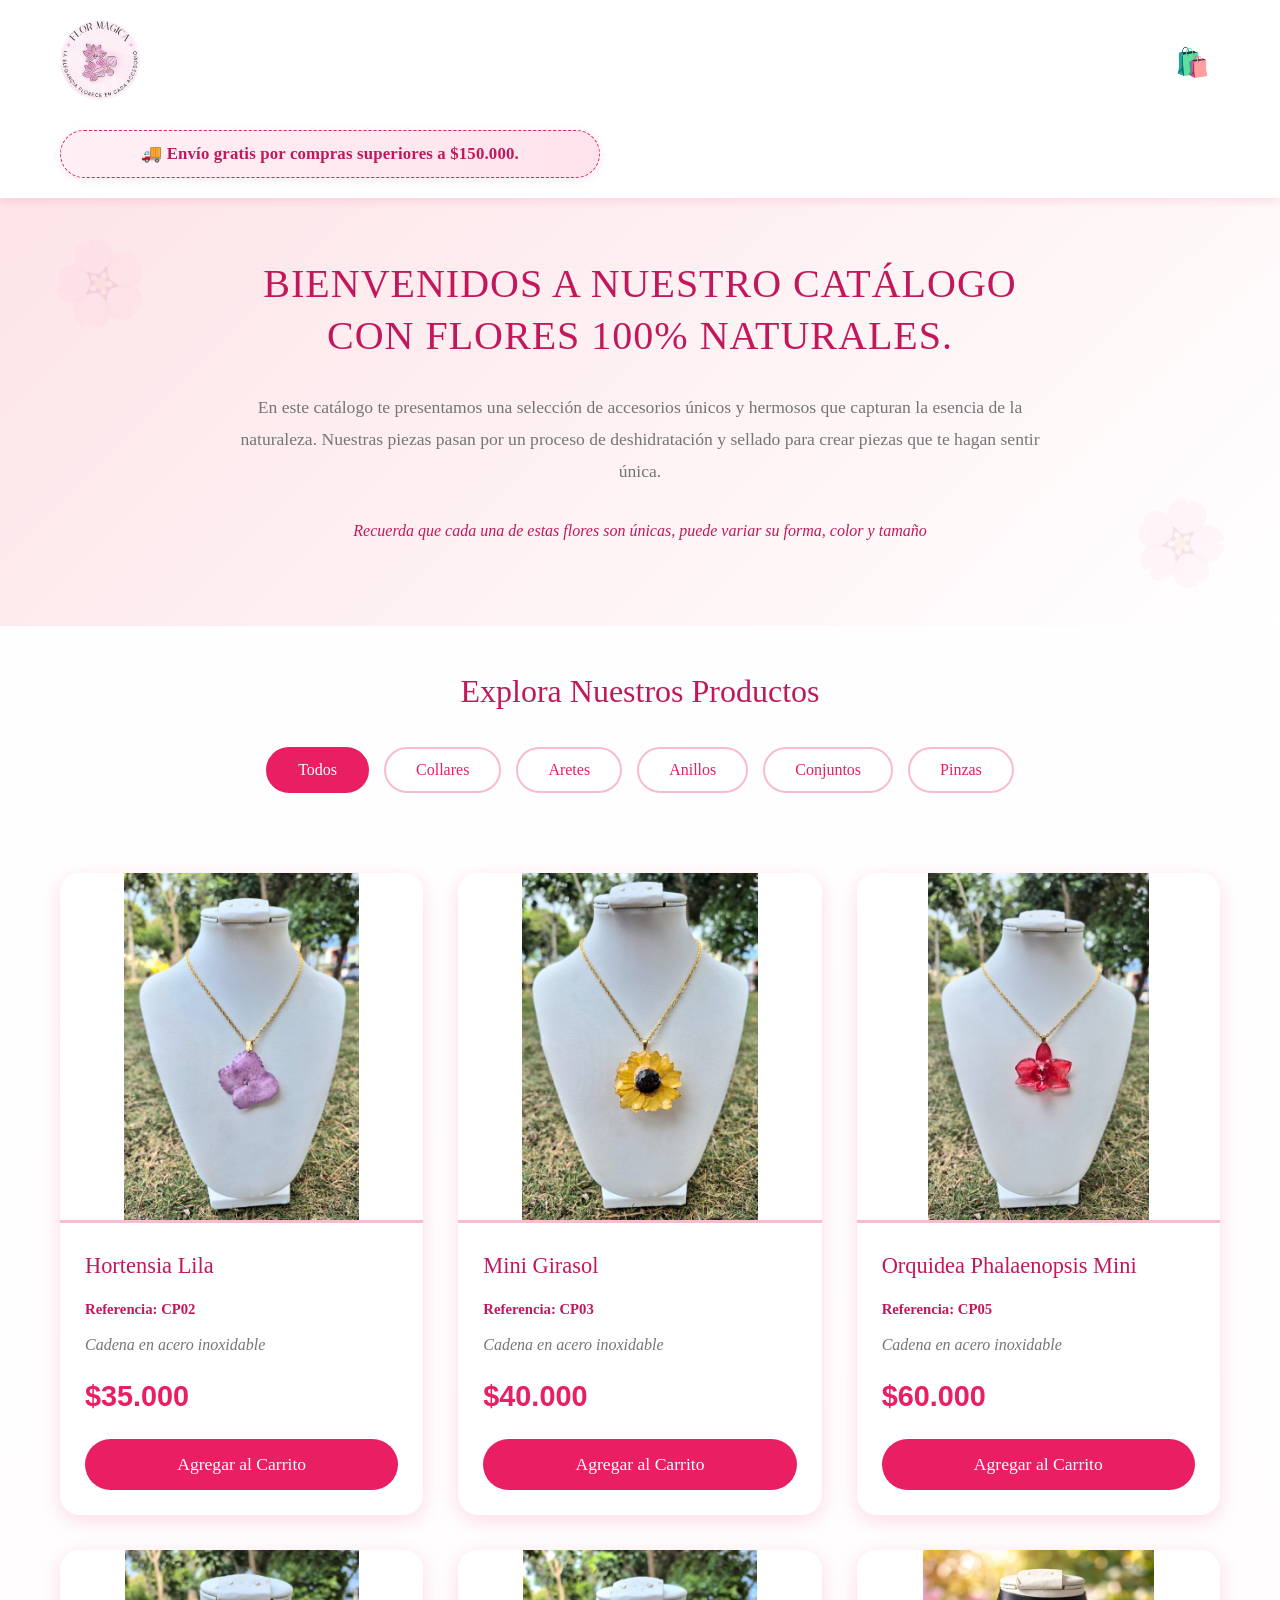
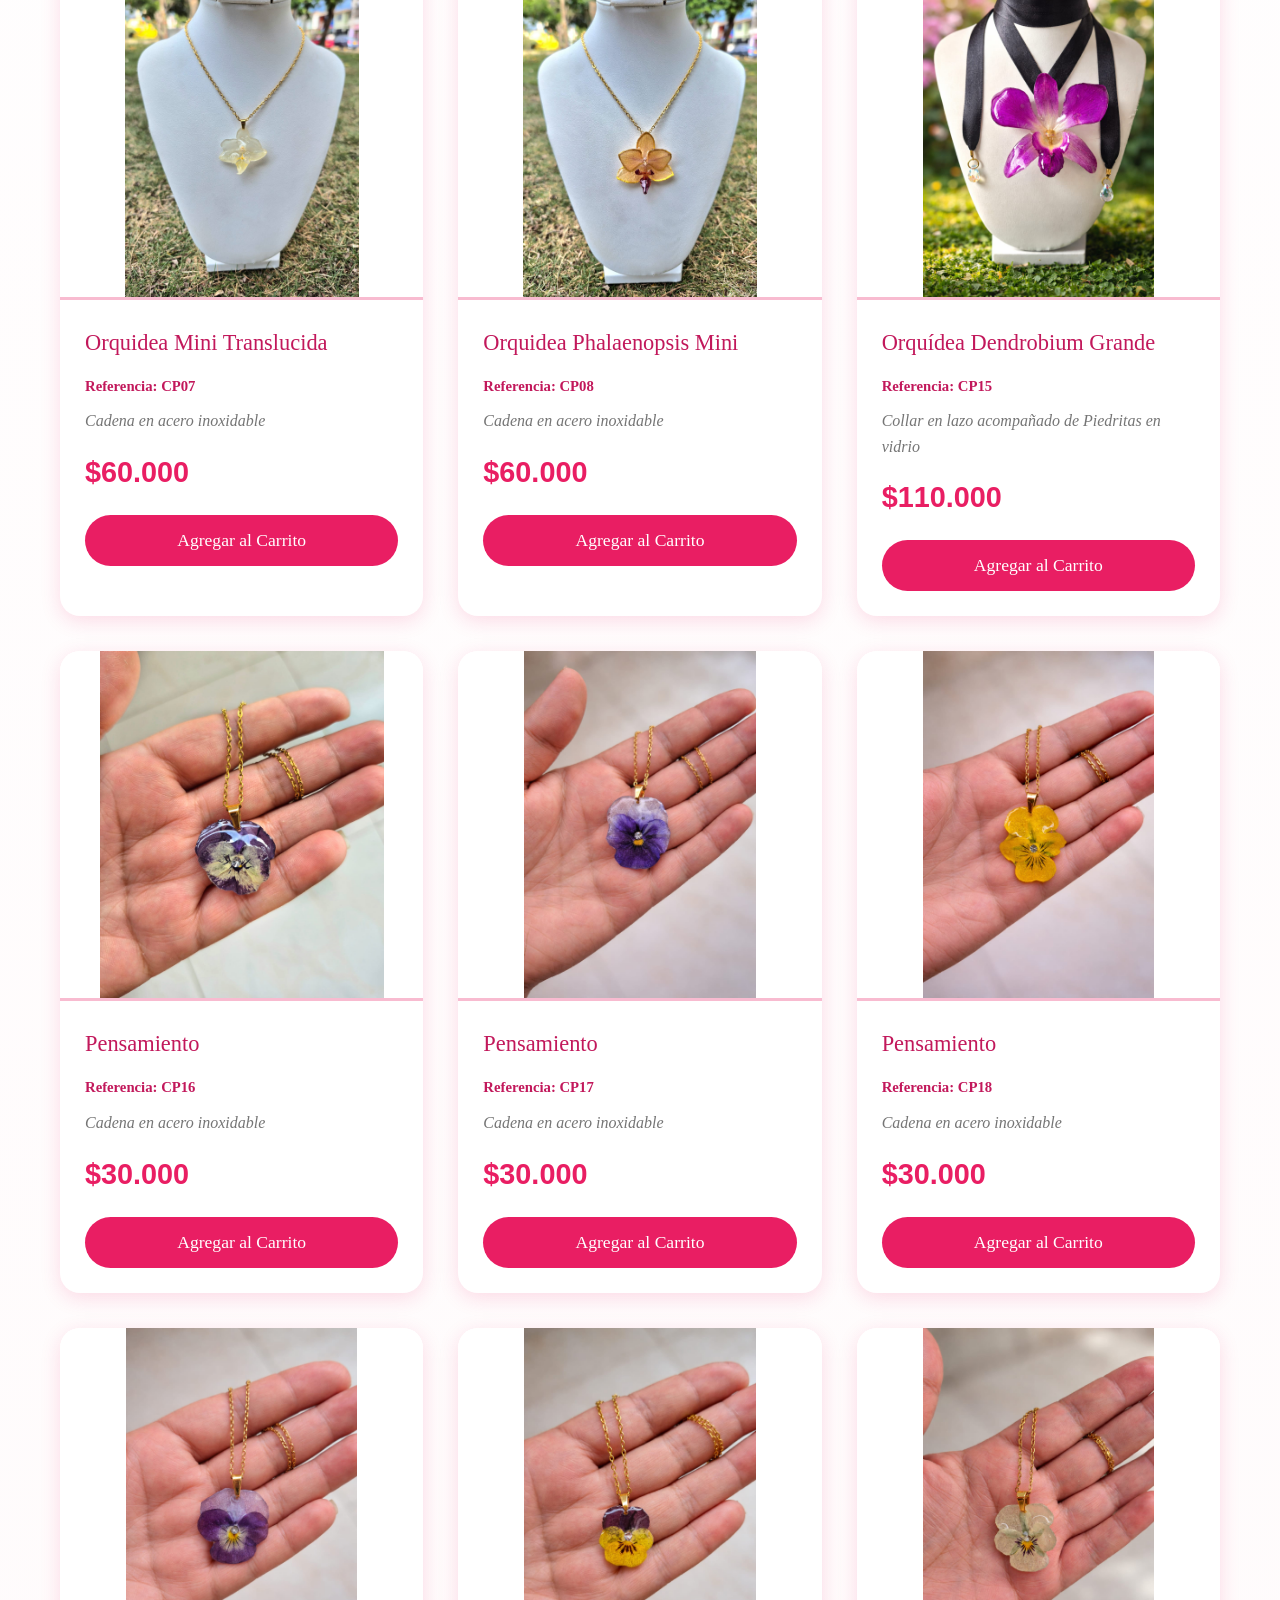
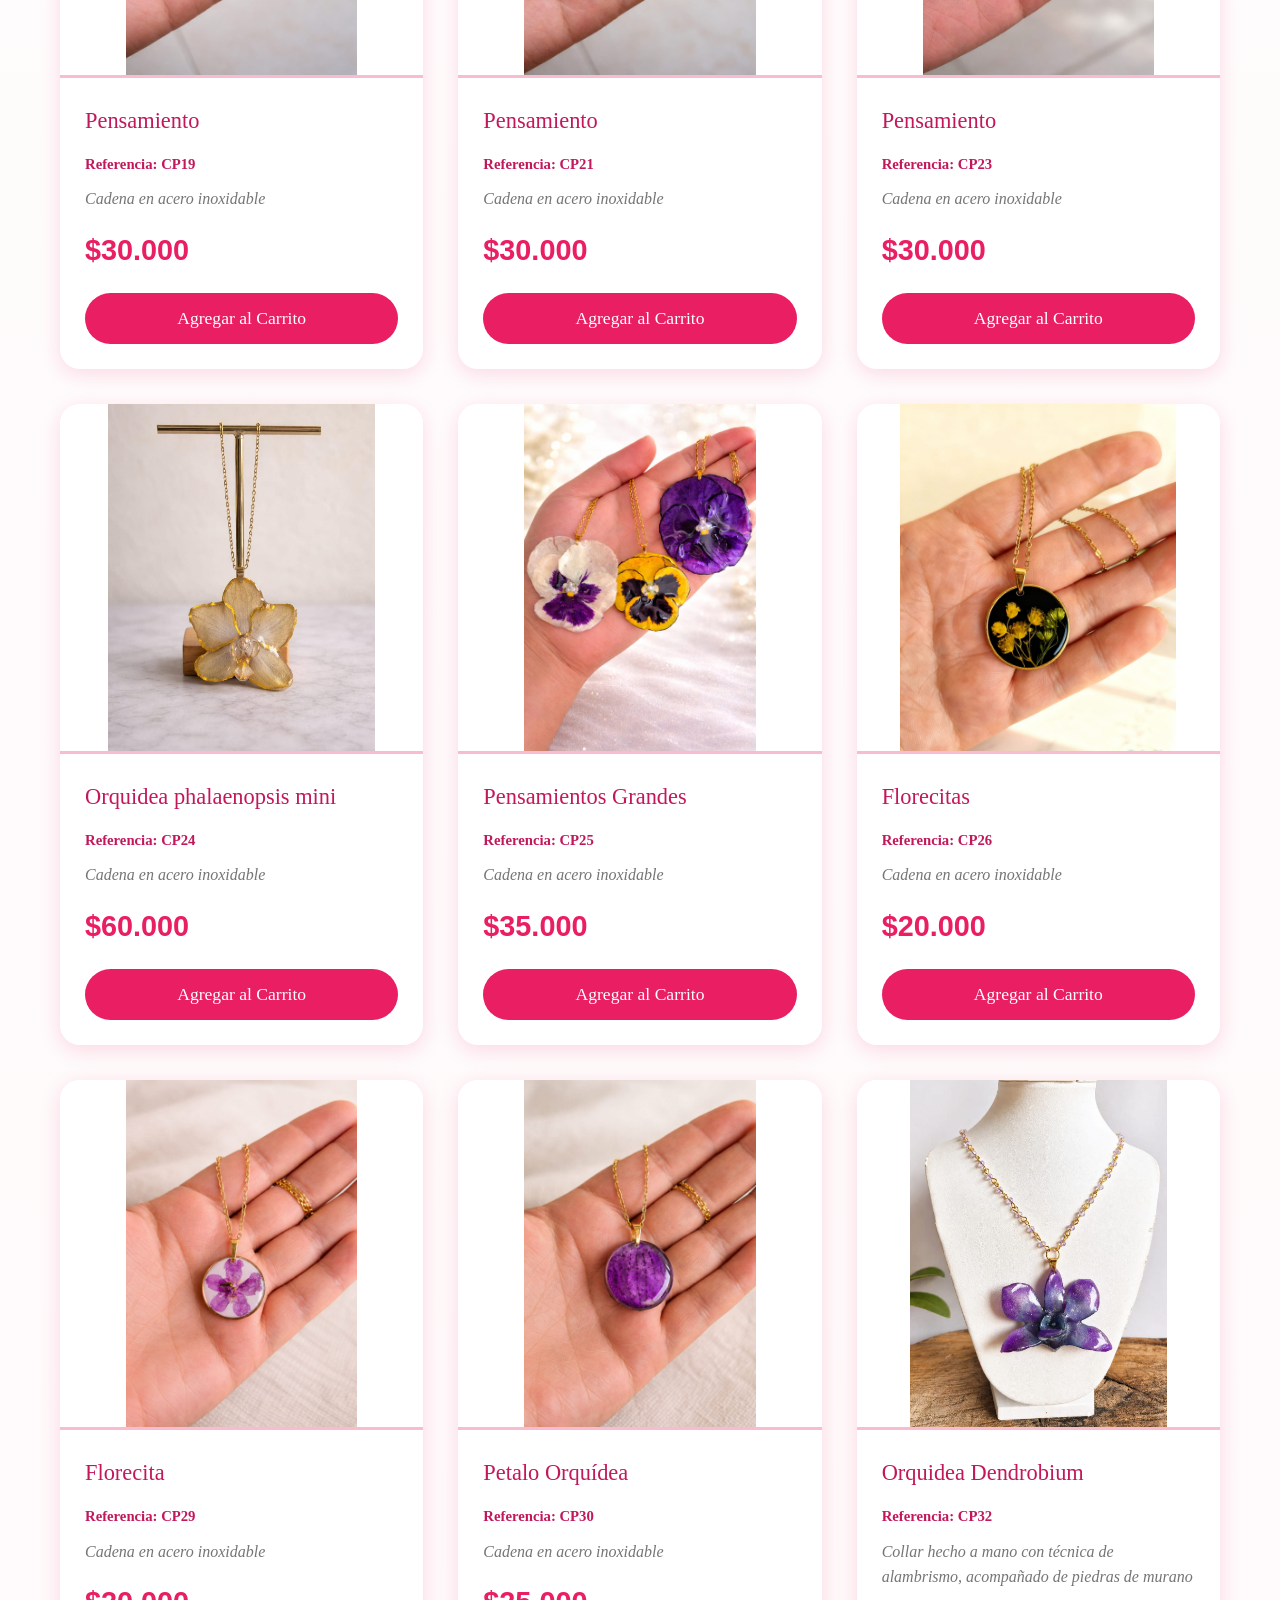
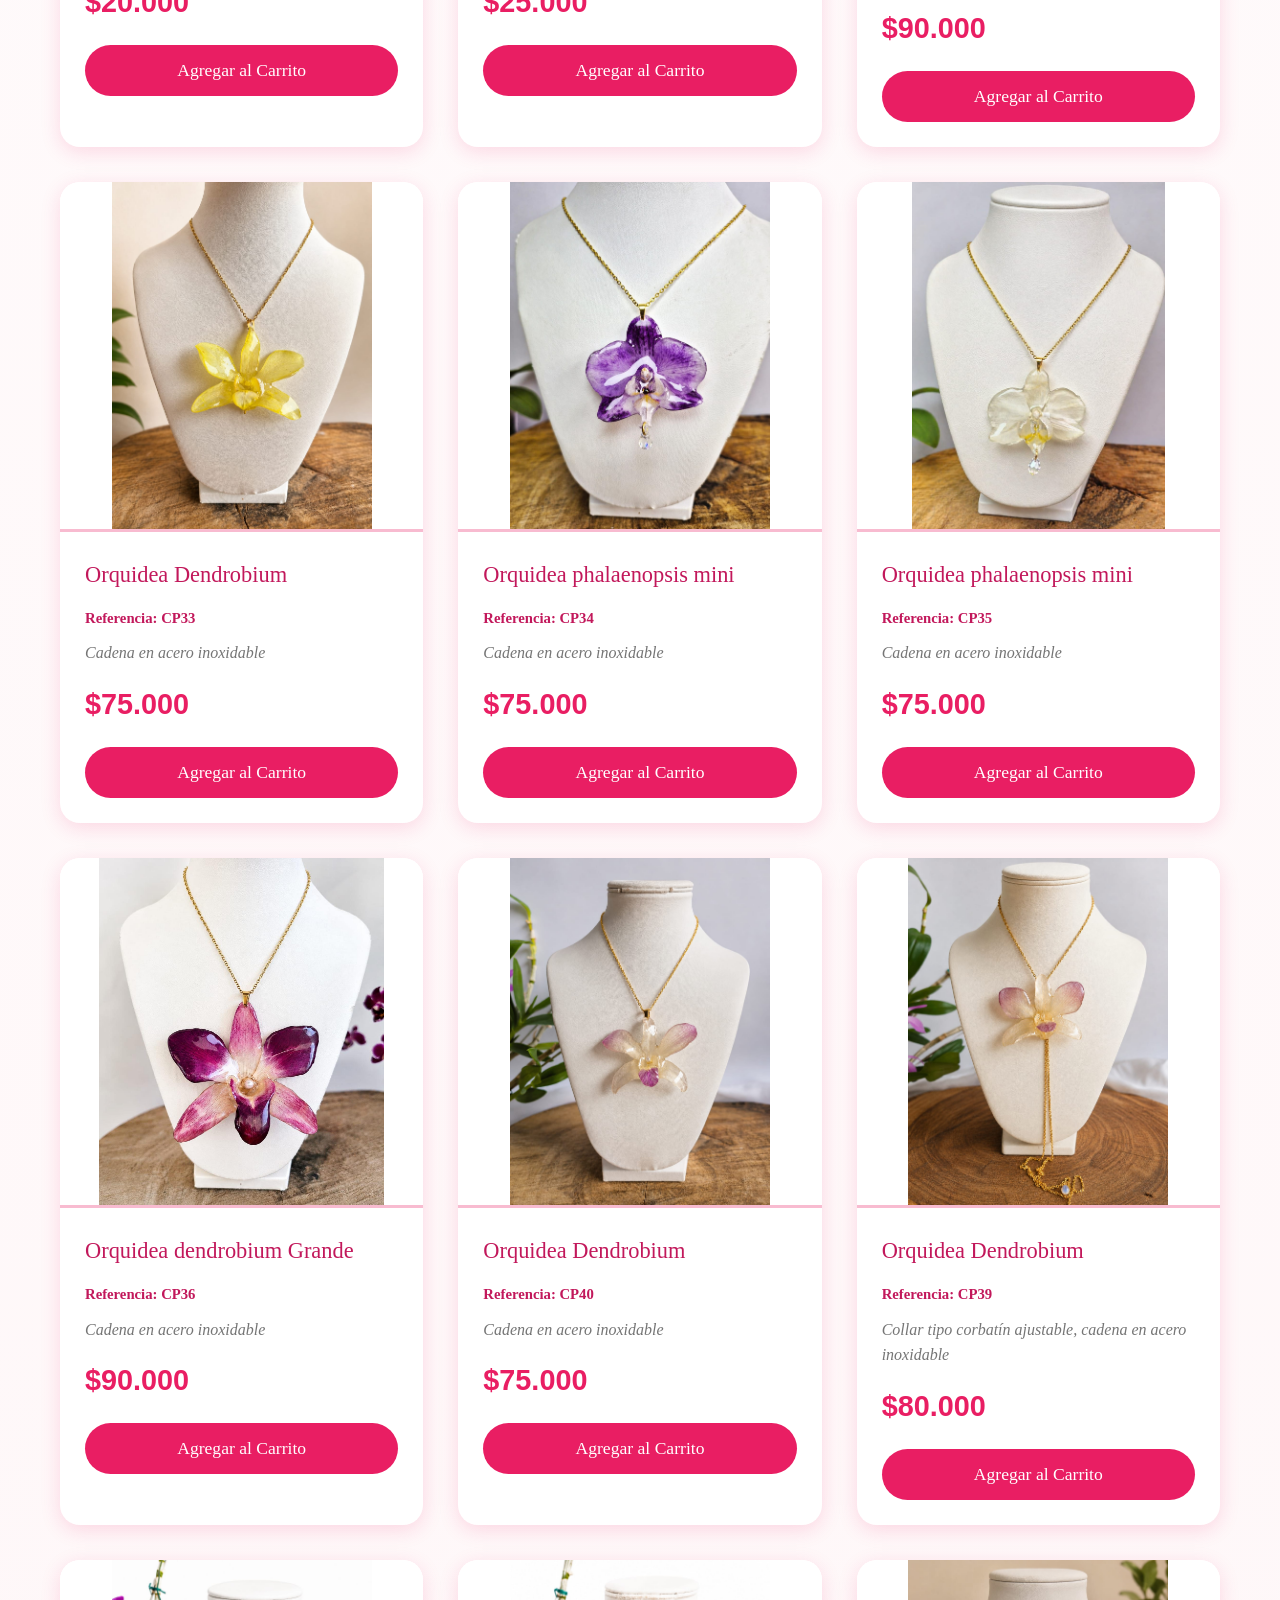
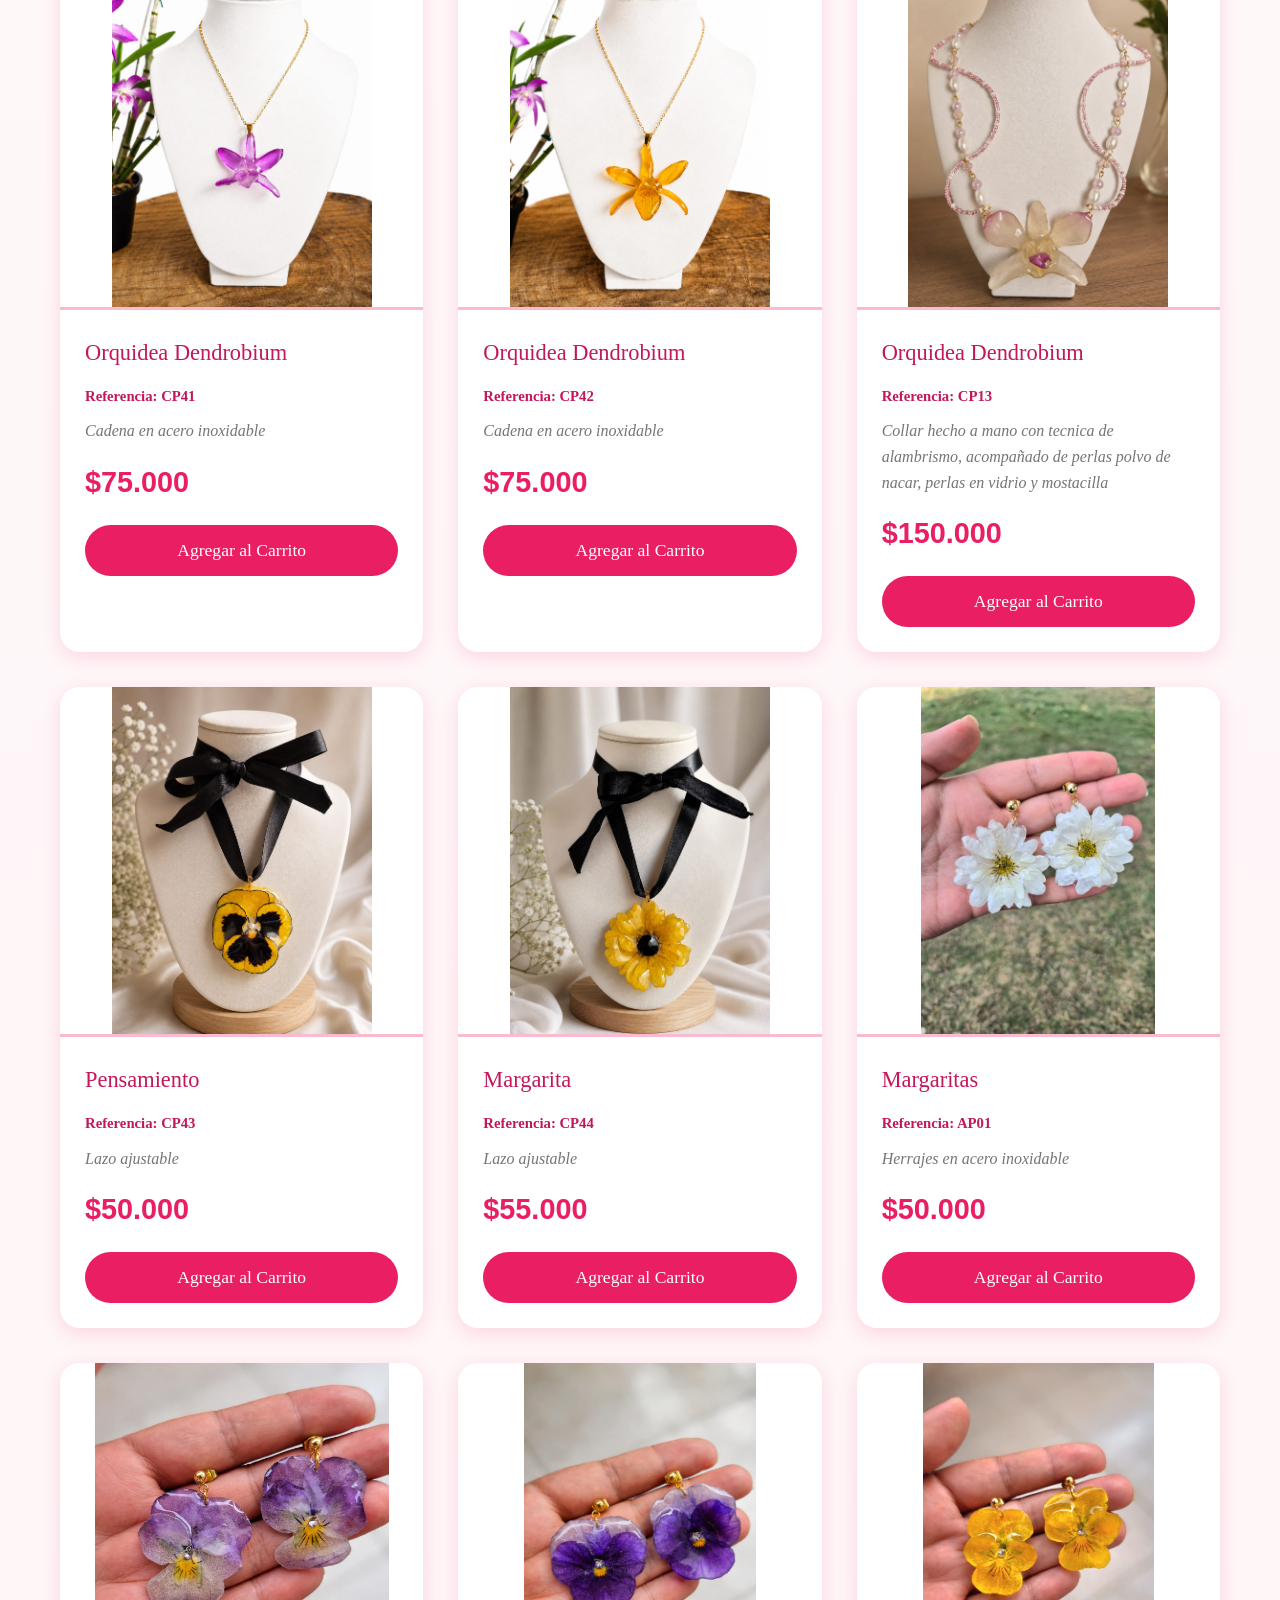
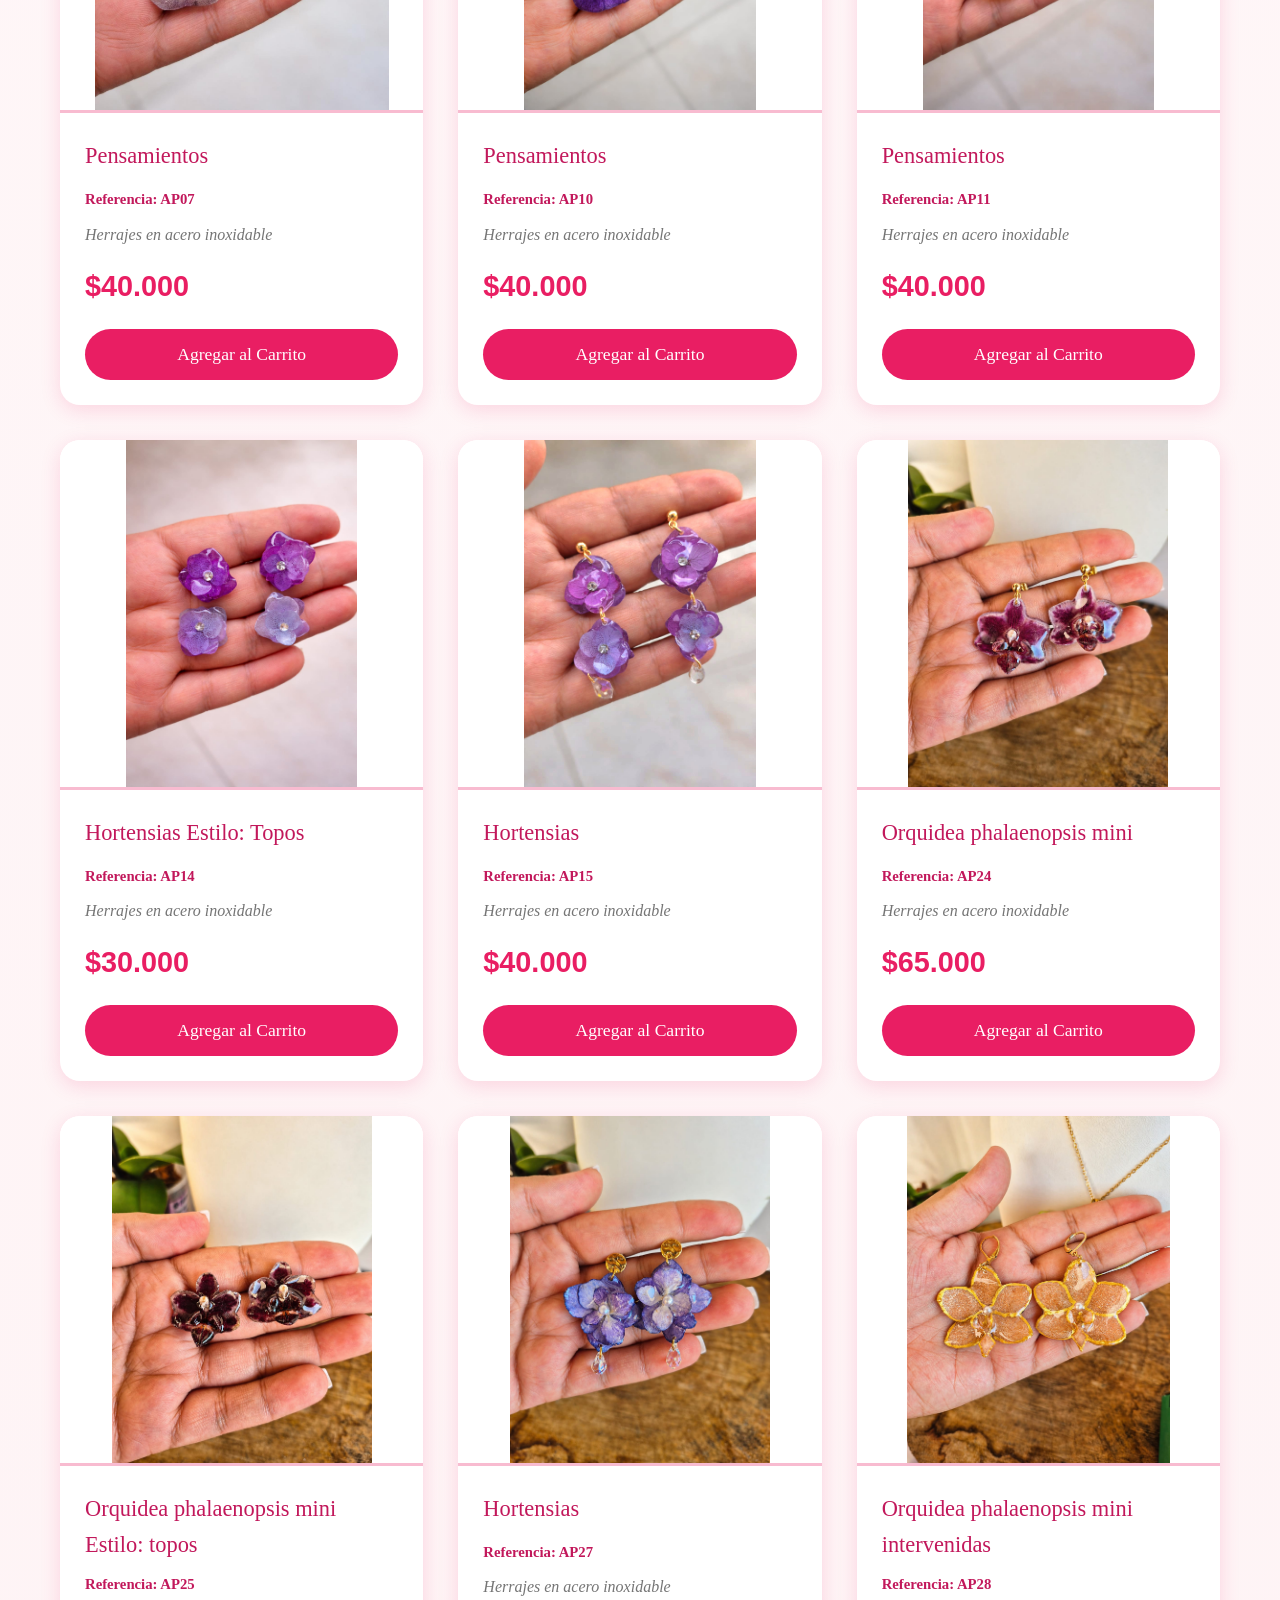
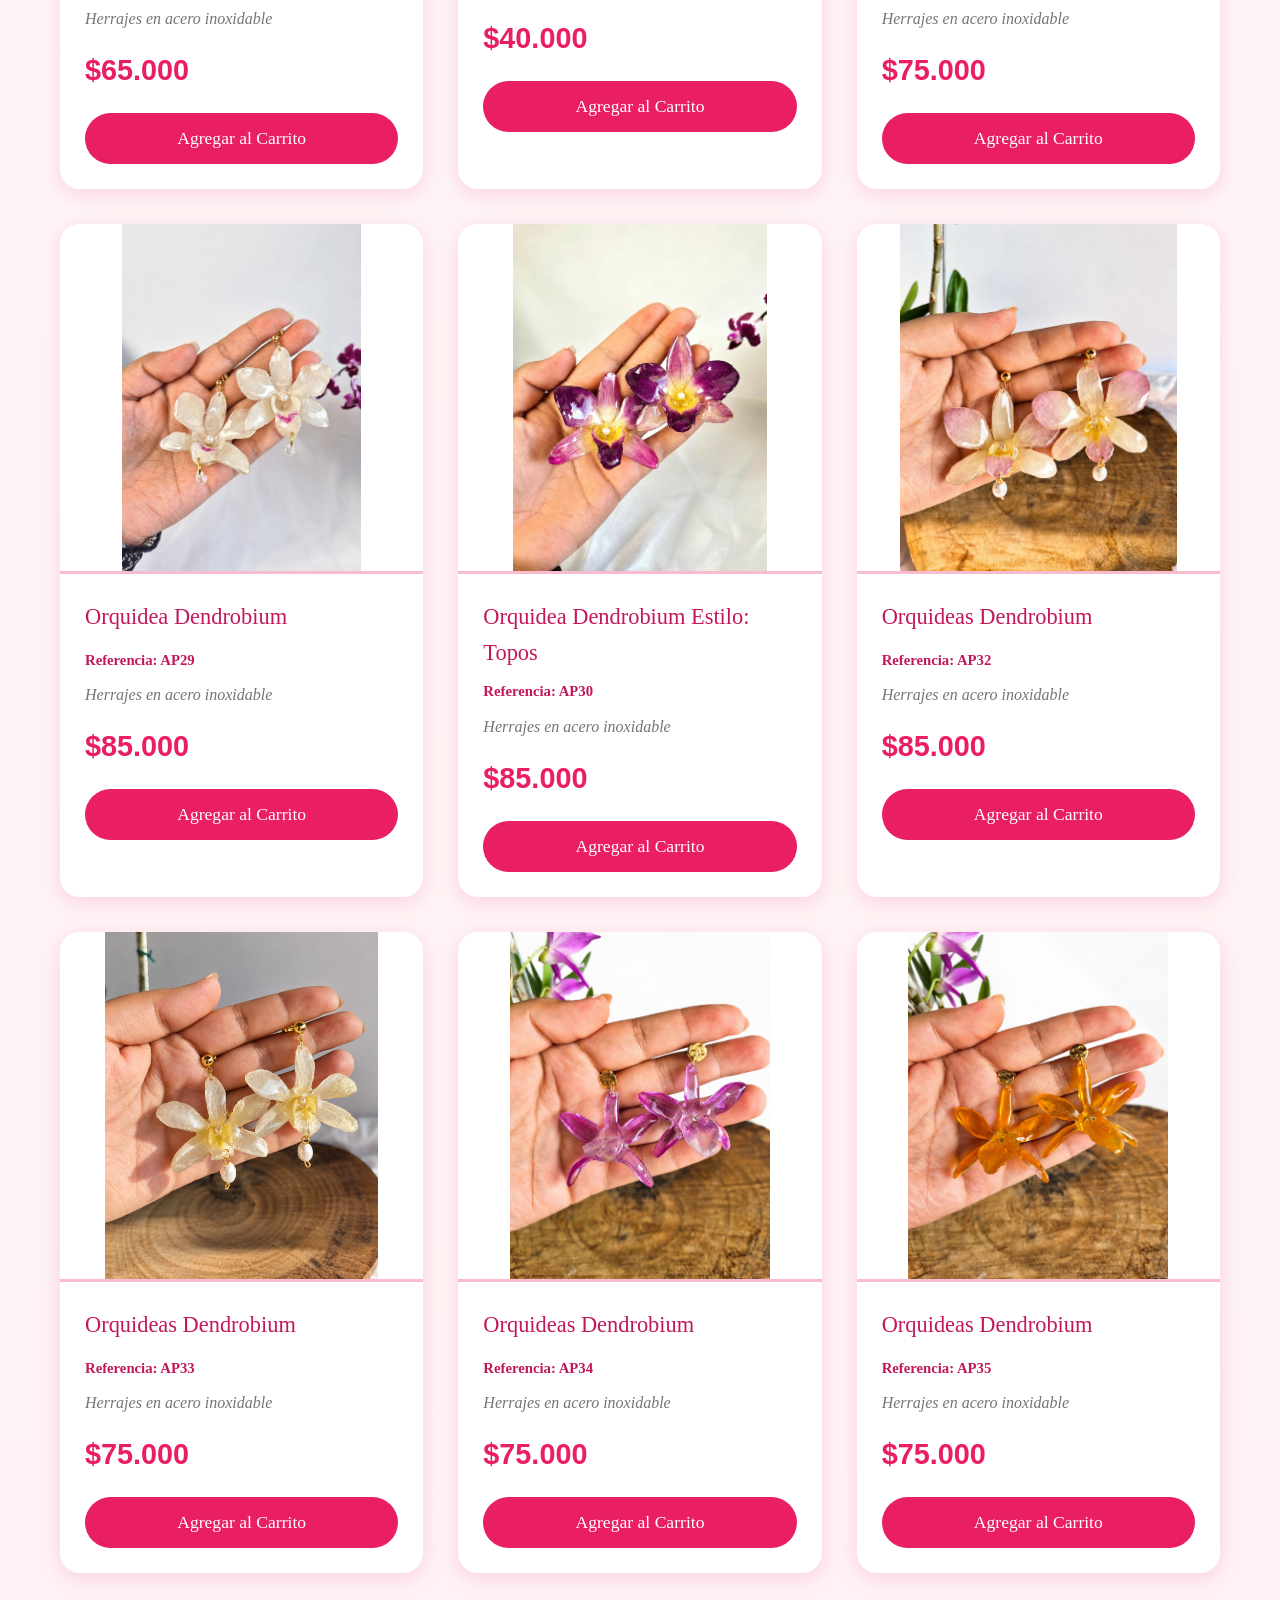
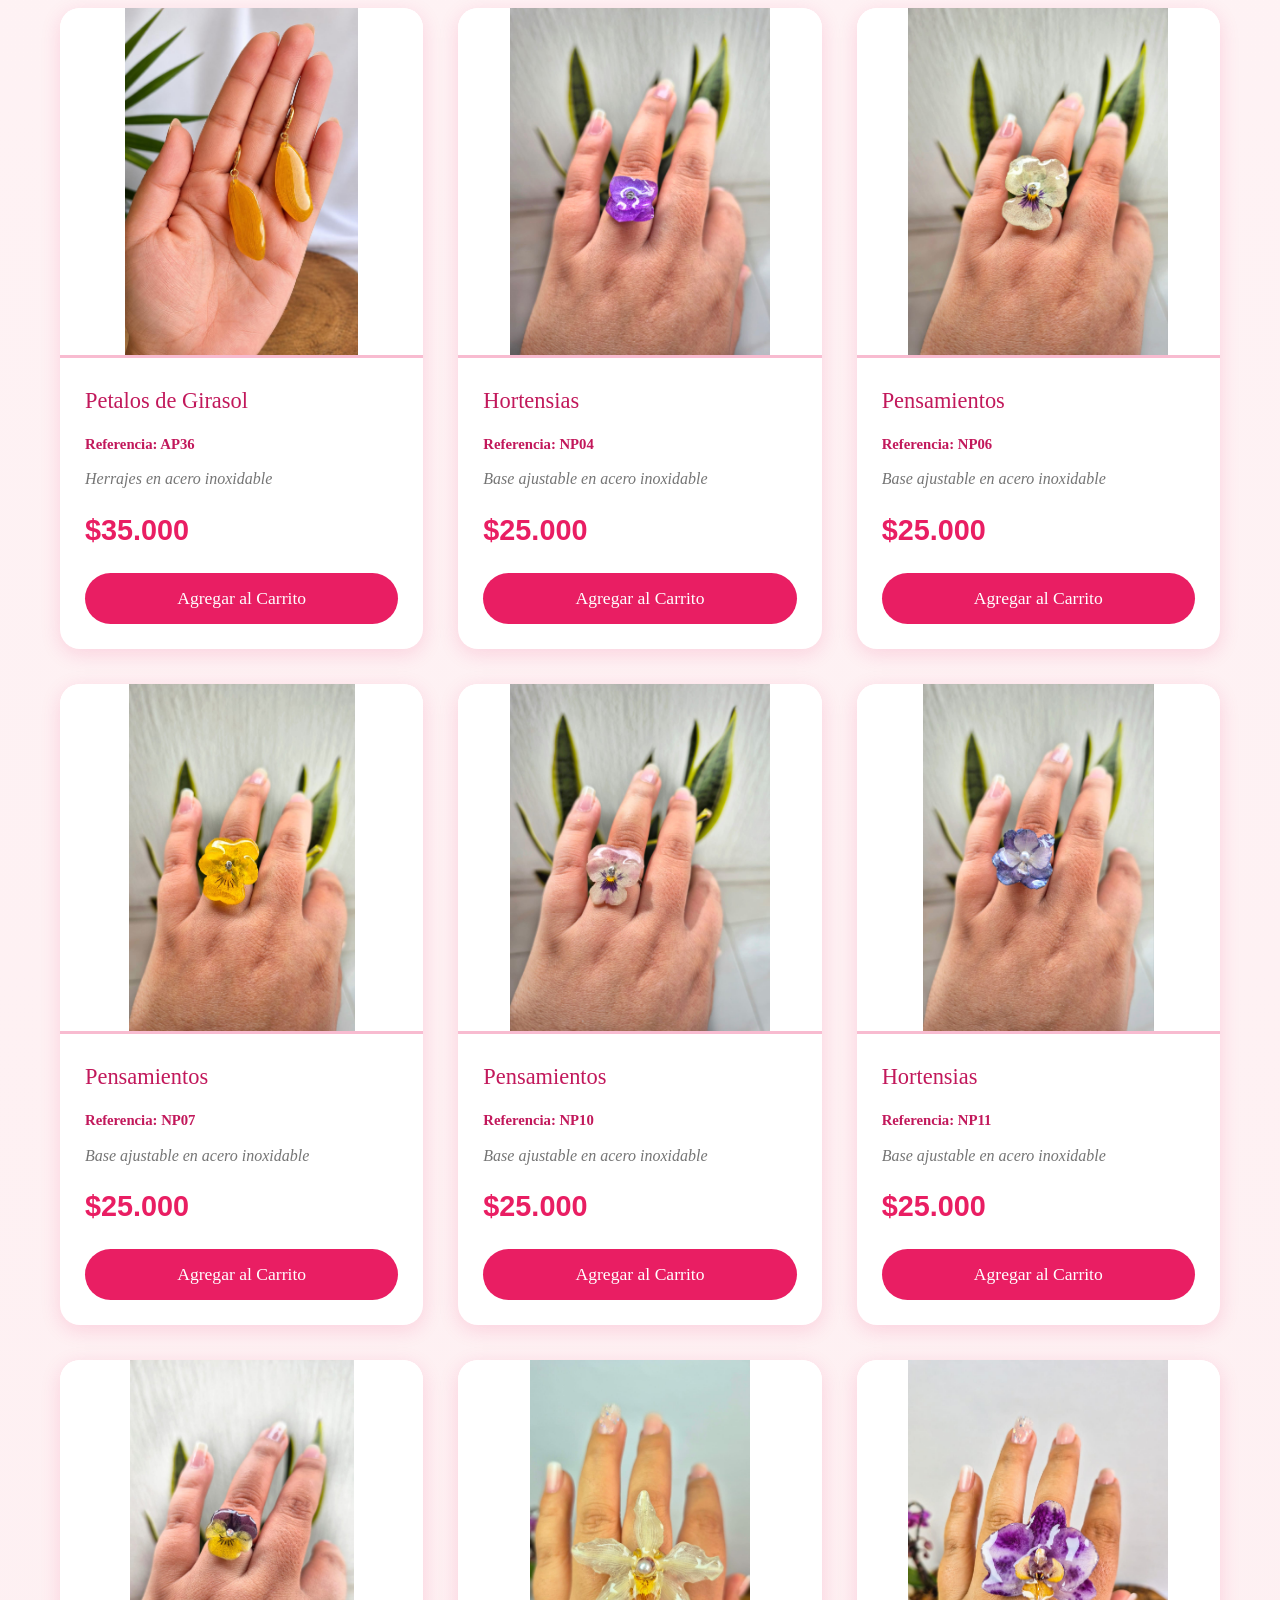
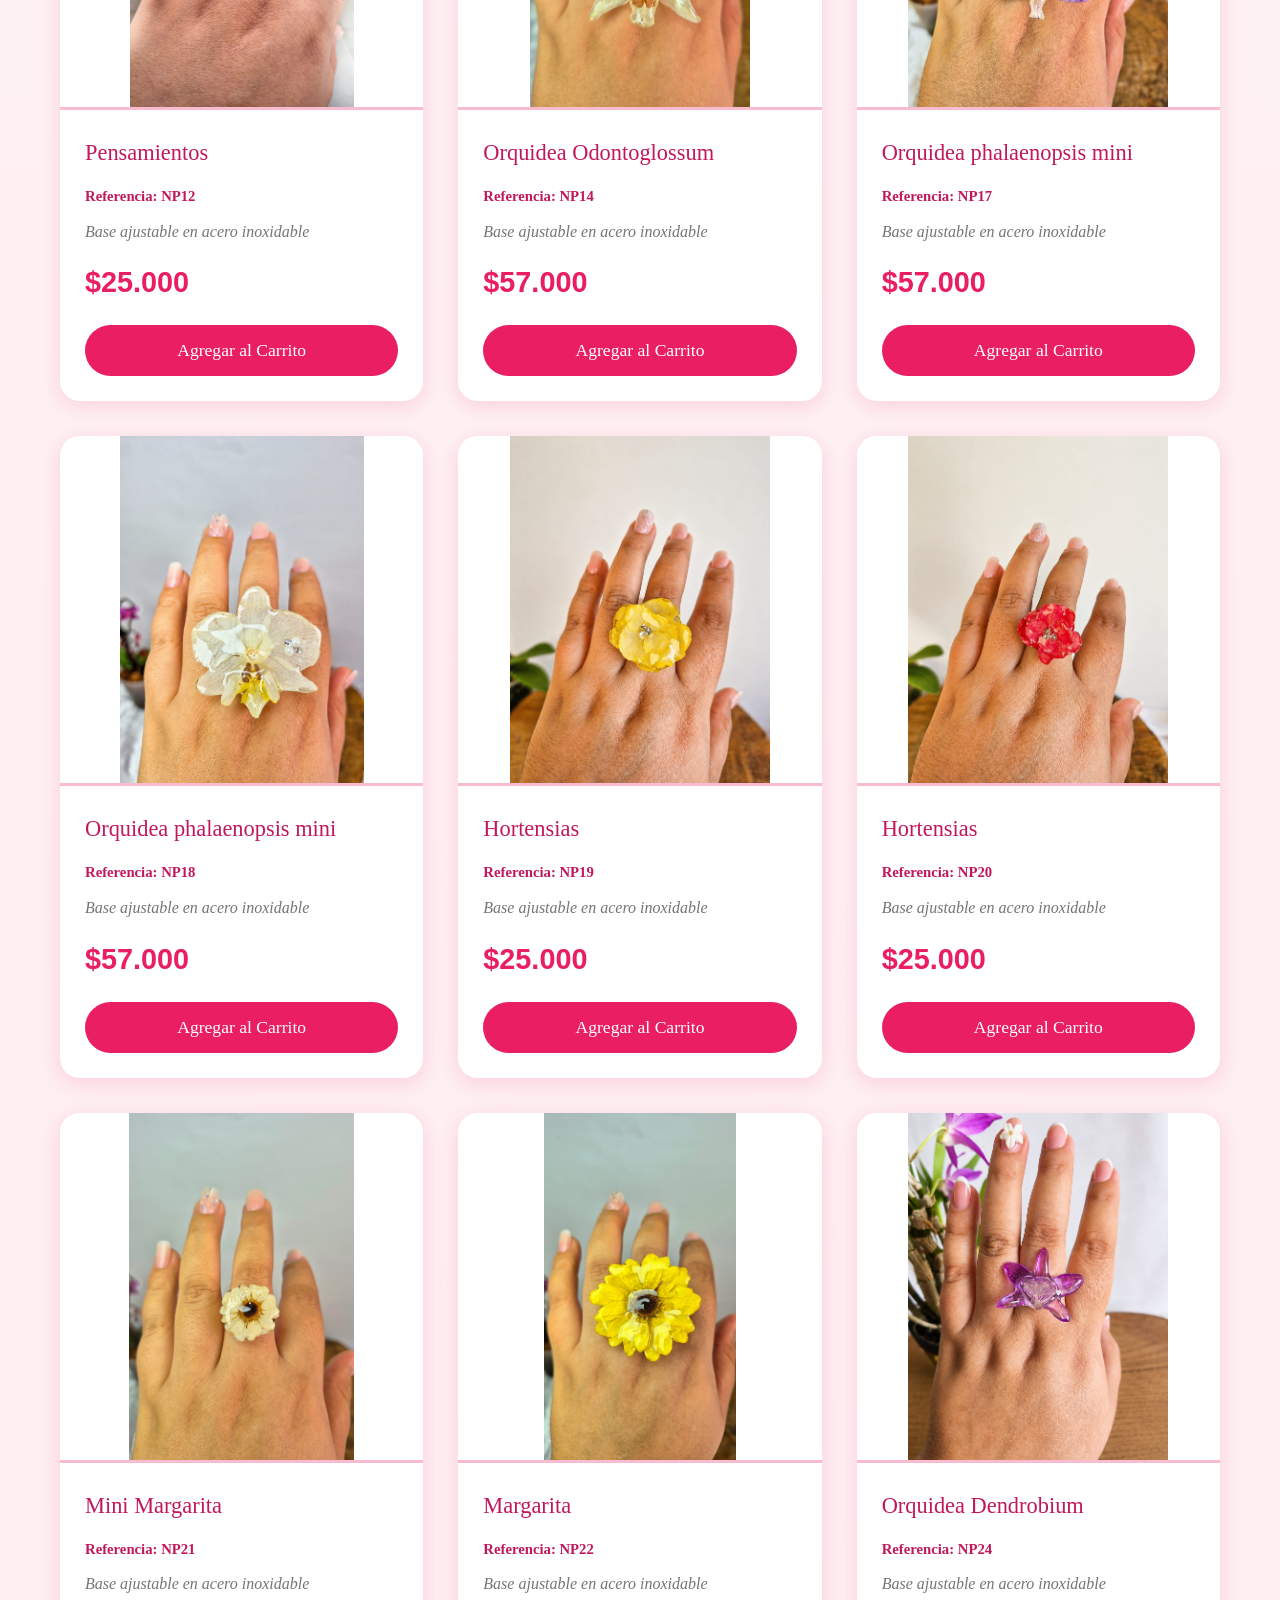
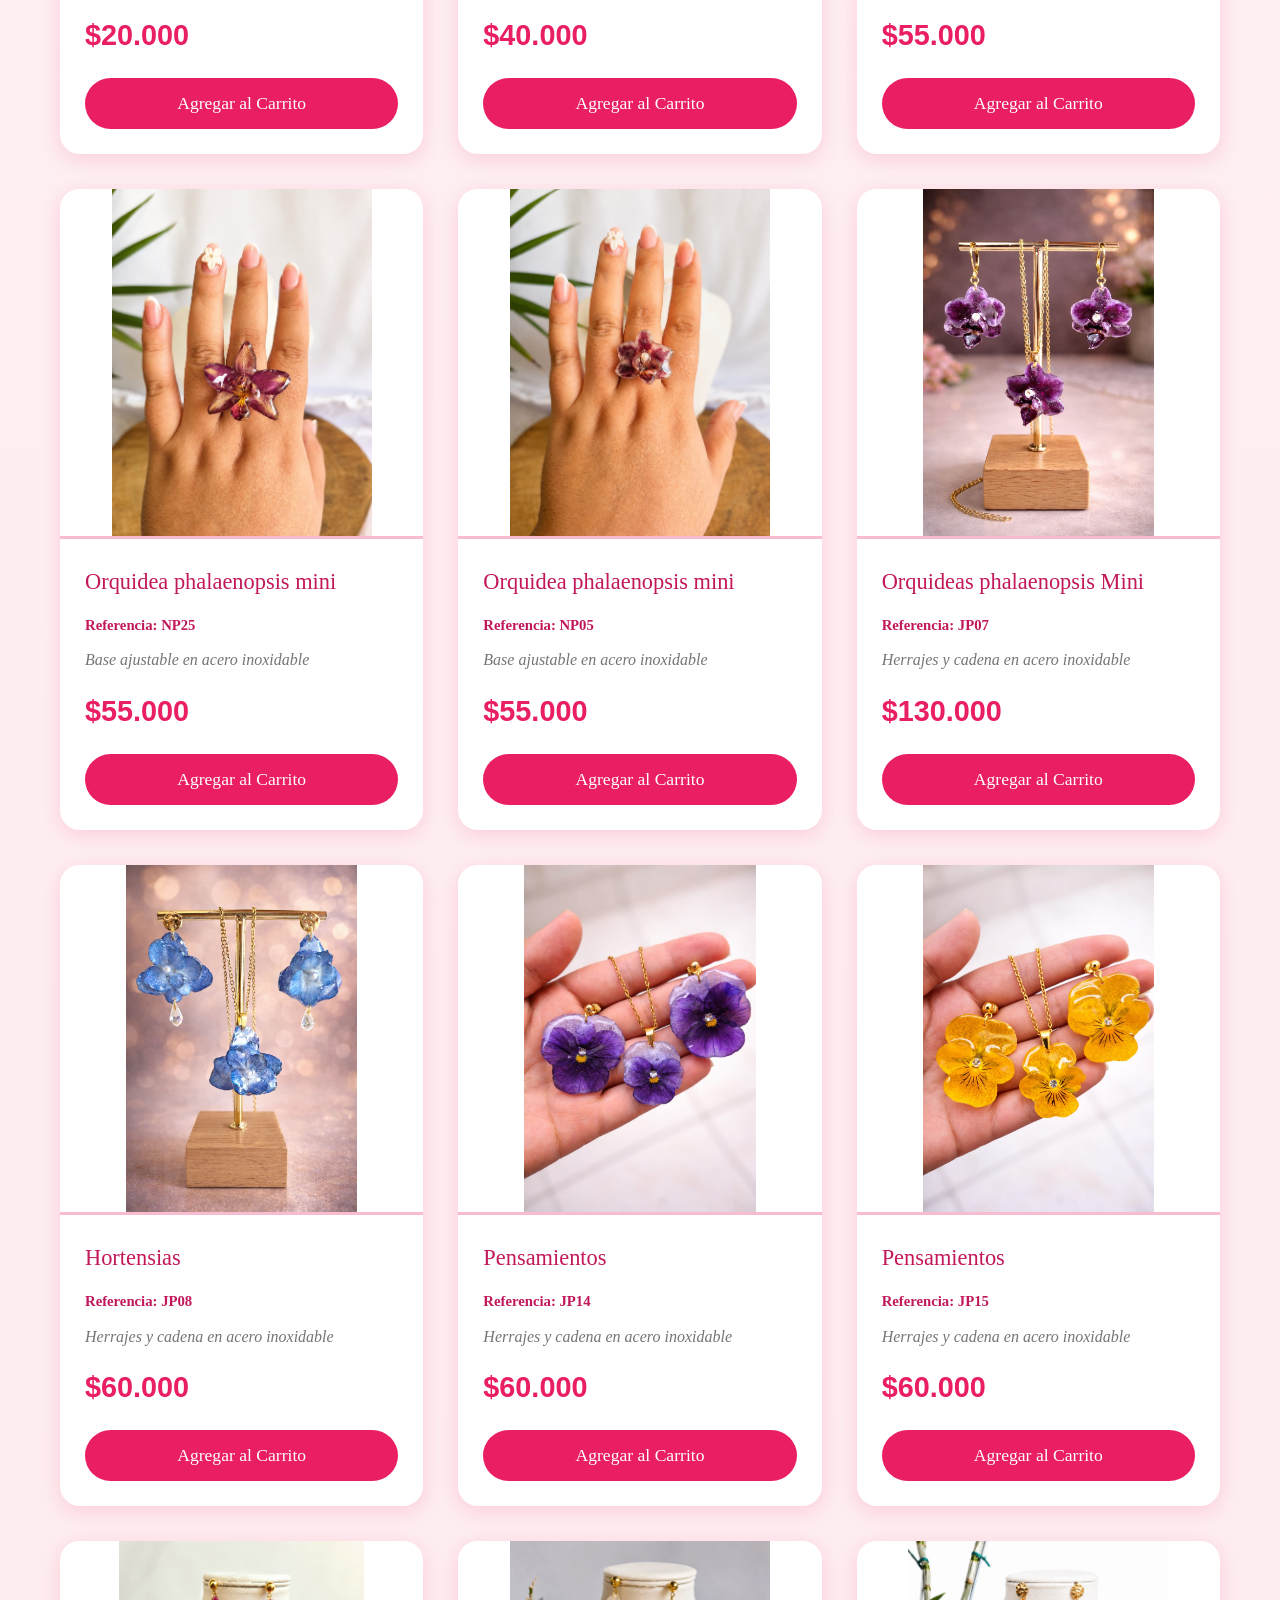
<file: index.html>
<!doctype html>
<html lang="es">
  <head>
    <meta charset="UTF-8" />
    <meta name="viewport" content="width=device-width, initial-scale=1.0" />
    <title>Flor Mágica - Catálogo</title>
    <link rel="icon" type="image/png" href="logo.png" />
    <link rel="stylesheet" href="css/styles.css" />
  </head>
  <body>
    <!-- Header -->
    <header>
      <div class="container">
        <div class="header-content">
          <div class="header-top">
            <div class="logo-space">
              <img src="logo.png" alt="Flor Mágica Logo" class="logo" />
            </div>
            <div class="cart-icon" id="cartIcon">
              🛍️
              <span class="cart-count" id="cartCount">0</span>
            </div>
          </div>
          <div class="promo-banner" aria-label="Promocion de envio">
            Envio gratis por compras superiores a $150.000
          </div>
          <div class="madres-banner" aria-label="Descuento mes de las madres">
            <span>🚚 Envío gratis por compras superiores a $150.000.</span>
          </div>
        </div>
      </div>
    </header>

    <!-- Hero Section -->
    <section class="hero">
      <div class="container">
        <h1>BIENVENIDOS A NUESTRO CATÁLOGO<br />CON FLORES 100% NATURALES.</h1>
        <div class="hero-content">
          <p>
            En este catálogo te presentamos una selección de accesorios únicos y
            hermosos que capturan la esencia de la naturaleza. Nuestras piezas
            pasan por un proceso de deshidratación y sellado para crear piezas
            que te hagan sentir única.
          </p>
          <p class="note">
            Recuerda que cada una de estas flores son únicas, puede variar su
            forma, color y tamaño
          </p>
        </div>
      </div>
    </section>

    <!-- Filters -->
    <section class="filters">
      <div class="container">
        <h2>Explora Nuestros Productos</h2>
        <div class="filter-buttons">
          <button class="filter-btn active" data-category="todos">Todos</button>
          <button class="filter-btn" data-category="collares">Collares</button>
          <button class="filter-btn" data-category="aretes">Aretes</button>
          <button class="filter-btn" data-category="anillos">Anillos</button>
          <button class="filter-btn" data-category="conjuntos">
            Conjuntos
          </button>
        </div>
      </div>
    </section>

    <!-- Products Grid -->
    <section class="products">
      <div class="container">
        <div class="products-grid" id="productsGrid">
          <!-- Collares (16 productos) -->
          <div class="product-card" data-category="collares" data-id="1">
            <div class="product-image">
              <img src="productos/collares/buganvilia.jpeg" alt="buganvilia" />
            </div>
            <div class="product-info">
              <h3 class="product-name">Buganvilia</h3>
              <p class="product-description">Cadena en acero inoxidable</p>
              <p class="product-price">$35.000</p>
              <button class="add-to-cart">Agregar al Carrito</button>
            </div>
          </div>

          <div class="product-card" data-category="collares" data-id="2">
            <div class="product-image">
              <img
                src="productos/collares/hortensia lila.jpeg"
                alt="hortensia lila"
              />
            </div>
            <div class="product-info">
              <h3 class="product-name">Hortensia Lila</h3>
              <p class="product-description">Cadena en acero inoxidable</p>
              <p class="product-price">$35.000</p>
              <button class="add-to-cart">Agregar al Carrito</button>
            </div>
          </div>

          <div class="product-card" data-category="collares" data-id="3">
            <div class="product-image">
              <img
                src="productos/collares/hortensia rosada.jpeg"
                alt="hortensia rosada"
              />
            </div>
            <div class="product-info">
              <h3 class="product-name">Hortensia Rosada</h3>
              <p class="product-description">Cadena en acero inoxidable</p>
              <p class="product-price">$35.000</p>
              <button class="add-to-cart">Agregar al Carrito</button>
            </div>
          </div>

          <div class="product-card" data-category="collares" data-id="4">
            <div class="product-image">
              <img
                src="productos/collares/margarita 2.jpeg"
                alt="margarita 2"
              />
            </div>
            <div class="product-info">
              <h3 class="product-name">Margarita</h3>
              <p class="product-description">Cadena en acero inoxidable</p>
              <p class="product-price">$40.000</p>
              <button class="add-to-cart">Agregar al Carrito</button>
            </div>
          </div>

          <div class="product-card" data-category="collares" data-id="5">
            <div class="product-image">
              <img src="productos/collares/margarita.jpeg" alt="margarita" />
            </div>
            <div class="product-info">
              <h3 class="product-name">Margarita</h3>
              <p class="product-description">Cadena en acero inoxidable</p>
              <p class="product-price">$40.000</p>
              <button class="add-to-cart">Agregar al Carrito</button>
            </div>
          </div>

          <div class="product-card" data-category="collares" data-id="6">
            <div class="product-image">
              <img
                src="productos/collares/mini girasol.jpeg"
                alt="mini girasol"
              />
            </div>
            <div class="product-info">
              <h3 class="product-name">Mini Girasol</h3>
              <p class="product-description">Cadena en acero inoxidable</p>
              <p class="product-price">$40.000</p>
              <button class="add-to-cart">Agregar al Carrito</button>
            </div>
          </div>

          <div class="product-card" data-category="collares" data-id="7">
            <div class="product-image">
              <img
                src="productos/collares/orquidea dendrobium 2.jpeg"
                alt="orquidea dendrobium 2"
              />
            </div>
            <div class="product-info">
              <h3 class="product-name">Orquidea dendrobium</h3>
              <p class="product-description">Cadena en acero inoxidable</p>
              <p class="product-price">$75.000</p>
              <button class="add-to-cart">Agregar al Carrito</button>
            </div>
          </div>

          <div class="product-card" data-category="collares" data-id="8">
            <div class="product-image">
              <img
                src="productos/collares/orquidea dendrobium.jpeg"
                alt="orquidea dendrobium"
              />
            </div>
            <div class="product-info">
              <h3 class="product-name">Orquidea Dendrobium</h3>
              <p class="product-description">Cadena en acero inoxidable</p>
              <p class="product-price">$75.000</p>
              <button class="add-to-cart">Agregar al Carrito</button>
            </div>
          </div>

          <div class="product-card" data-category="collares" data-id="9">
            <div class="product-image">
              <img
                src="productos/collares/orquidea phalaenopsis grande 2.jpeg"
                alt="orquidea phalaenopsis grande 2"
              />
            </div>
            <div class="product-info">
              <h3 class="product-name">Orquidea Phalaenopsis Grande</h3>
              <p class="product-description">
                Collar hecho a mano con alambrismo acompañado de piedras de
                murano y perlitas
              </p>
              <p class="product-price">$170.000</p>
              <button class="add-to-cart">Agregar al Carrito</button>
            </div>
          </div>

          <div class="product-card" data-category="collares" data-id="10">
            <div class="product-image">
              <img
                src="productos/collares/orquidea phalaenopsis grande.jpeg"
                alt="orquidea phalaenopsis Grande "
              />
            </div>
            <div class="product-info">
              <h3 class="product-name">Orquidea Phalaenopsis Grande</h3>
              <p class="product-description">
                Collar acompañado de piedras de amatista, murano y perlas
              </p>
              <p class="product-price">$100.000</p>
              <button class="add-to-cart">Agregar al Carrito</button>
            </div>
          </div>

          <div class="product-card" data-category="collares" data-id="11">
            <div class="product-image">
              <img
                src="productos/collares/orquidea phalaenopsis mini 2 .jpeg"
                alt=" orquidea phalaenopsis mini 2"
              />
            </div>
            <div class="product-info">
              <h3 class="product-name">Orquidea Phalaenopsis Mini</h3>
              <p class="product-description">Cadena en acero inoxidable</p>
              <p class="product-price">$60.000</p>
              <button class="add-to-cart">Agregar al Carrito</button>
            </div>
          </div>

          <div class="product-card" data-category="collares" data-id="12">
            <div class="product-image">
              <img
                src="productos/collares/orquidea phalaenopsis mini 3.jpeg"
                alt="orquidea phalaenopsis mini 3 "
              />
            </div>
            <div class="product-info">
              <h3 class="product-name">Orquidea Phalaenopsis Mini</h3>
              <p class="product-description">Cadena en acero inoxidable</p>
              <p class="product-price">$60.000</p>
              <button class="add-to-cart">Agregar al Carrito</button>
            </div>
          </div>

          <div class="product-card" data-category="collares" data-id="13">
            <div class="product-image">
              <img
                src="productos/collares/orquidea phalaenopsis mini 4.jpeg"
                alt="orquidea phalaenopsis mini 4 "
              />
            </div>
            <div class="product-info">
              <h3 class="product-name">Orquidea Phalaenopsis Mini</h3>
              <p class="product-description">
                Collar hecho a mano con alambrismo acompañado de piedras de
                murano y perlitas
              </p>
              <p class="product-price">$140.000</p>
              <button class="add-to-cart">Agregar al Carrito</button>
            </div>
          </div>

          <div class="product-card" data-category="collares" data-id="14">
            <div class="product-image">
              <img
                src="productos/collares/orquidea phalaenopsis mini translucida.jpeg"
                alt="orquidea mini translucida "
              />
            </div>
            <div class="product-info">
              <h3 class="product-name">Orquidea Mini Translucida</h3>
              <p class="product-description">Cadena en acero inoxidable</p>
              <p class="product-price">$60.000</p>
              <button class="add-to-cart">Agregar al Carrito</button>
            </div>
          </div>

          <div class="product-card" data-category="collares" data-id="15">
            <div class="product-image">
              <img
                src="productos/collares/orquidea phalaenopsis mini.jpeg"
                alt=" orquidea phalaenopsis mini"
              />
            </div>
            <div class="product-info">
              <h3 class="product-name">Orquidea Phalaenopsis Mini</h3>
              <p class="product-description">Cadena en acero inoxidable</p>
              <p class="product-price">$60.000</p>
              <button class="add-to-cart">Agregar al Carrito</button>
            </div>
          </div>

          <!-- Aretes (13 productos) -->
          <div class="product-card" data-category="aretes" data-id="17">
            <div class="product-image">
              <img
                src="productos/aretes/hortensia lila.jpeg"
                alt=" Hortensia lila"
              />
            </div>
            <div class="product-info">
              <h3 class="product-name">Hortensia Lila</h3>
              <p class="product-description">Herrajes de acero inoxidable</p>
              <p class="product-price">$40.000</p>
              <button class="add-to-cart">Agregar al Carrito</button>
            </div>
          </div>

          <div class="product-card" data-category="aretes" data-id="18">
            <div class="product-image">
              <img
                src="productos/aretes/hortensia rosada.jpeg"
                alt=" Hortensia rosada"
              />
            </div>
            <div class="product-info">
              <h3 class="product-name">Hortesia Rosada</h3>
              <p class="product-description">Herrajes de acero inoxidable</p>
              <p class="product-price">$40.000</p>
              <button class="add-to-cart">Agregar al Carrito</button>
            </div>
          </div>

          <div class="product-card" data-category="aretes" data-id="19">
            <div class="product-image">
              <img src="productos/aretes/margaritas.jpeg" alt="margaritas " />
            </div>
            <div class="product-info">
              <h3 class="product-name">Margaritas</h3>
              <p class="product-description">Herrajes en acero inoxidable</p>
              <p class="product-price">$50.000</p>
              <button class="add-to-cart">Agregar al Carrito</button>
            </div>
          </div>

          <div class="product-card" data-category="aretes" data-id="20">
            <div class="product-image">
              <img
                src="productos/aretes/mini girasoles.jpeg"
                alt="mini girasoles "
              />
            </div>
            <div class="product-info">
              <h3 class="product-name">Mini Girasoles</h3>
              <p class="product-description">Herrajes en acero inoxidable</p>
              <p class="product-price">$50.000</p>
              <button class="add-to-cart">Agregar al Carrito</button>
            </div>
          </div>

          <div class="product-card" data-category="aretes" data-id="21">
            <div class="product-image">
              <img
                src="productos/aretes/mini margaritas  estilo topos.jpeg"
                alt="mini margaritas estilo topos "
              />
            </div>
            <div class="product-info">
              <h3 class="product-name">Mini Margaritas Estilo Topos</h3>
              <p class="product-description">Herrajes en acero inoxidable</p>
              <p class="product-price">$40.000</p>
              <button class="add-to-cart">Agregar al Carrito</button>
            </div>
          </div>

          <div class="product-card" data-category="aretes" data-id="22">
            <div class="product-image">
              <img
                src="productos/aretes/mini margaritas .jpeg"
                alt="mini margaritas "
              />
            </div>
            <div class="product-info">
              <h3 class="product-name">Mini Margaritas</h3>
              <p class="product-description">Herrajes en acero inoxidable</p>
              <p class="product-price">$40.000</p>
              <button class="add-to-cart">Agregar al Carrito</button>
            </div>
          </div>

          <div class="product-card" data-category="aretes" data-id="23">
            <div class="product-image">
              <img
                src="productos/aretes/orquidea dendrobium 2.jpeg"
                alt="orquidea dendrobium 2 "
              />
            </div>
            <div class="product-info">
              <h3 class="product-name">Orquidea Dendrobium</h3>
              <p class="product-description">Herrajes en acero inoxidable</p>
              <p class="product-price">$85.000</p>
              <button class="add-to-cart">Agregar al Carrito</button>
            </div>
          </div>

          <div class="product-card" data-category="aretes" data-id="24">
            <div class="product-image">
              <img
                src="productos/aretes/orquidea dendrobium 3.jpeg"
                alt=" orquidea dendrobium 3"
              />
            </div>
            <div class="product-info">
              <h3 class="product-name">Orquidea Dendrobium</h3>
              <p class="product-description">Herrajes en acero inoxidable</p>
              <p class="product-price">$80.000</p>
              <button class="add-to-cart">Agregar al Carrito</button>
            </div>
          </div>

          <div class="product-card" data-category="aretes" data-id="25">
            <div class="product-image">
              <img
                src="productos/aretes/orquidea dendrobium.jpeg"
                alt="orquidea dendrobium "
              />
            </div>
            <div class="product-info">
              <h3 class="product-name">Orquidea Dendrobium</h3>
              <p class="product-description">Herrajes en acero inoxidable</p>
              <p class="product-price">$85.000</p>
              <button class="add-to-cart">Agregar al Carrito</button>
            </div>
          </div>

          <div class="product-card" data-category="aretes" data-id="26">
            <div class="product-image">
              <img
                src="productos/aretes/orquidea oncidium.jpeg"
                alt="orquidea oncidium "
              />
            </div>
            <div class="product-info">
              <h3 class="product-name">Orquidea Oncidium</h3>
              <p class="product-description">Herrajes en acero inoxidable</p>
              <p class="product-price">$80.000</p>
              <button class="add-to-cart">Agregar al Carrito</button>
            </div>
          </div>

          <div class="product-card" data-category="aretes" data-id="27">
            <div class="product-image">
              <img
                src="productos/aretes/orquidea phalaenopsis mini estilo topos.jpeg .jpeg"
                alt=" orquidea mini estilo topos"
              />
            </div>
            <div class="product-info">
              <h3 class="product-name">
                Orquidea Phalaenopsis Mini Estilo Topos
              </h3>
              <p class="product-description">herrajes en acero inoxidable</p>
              <p class="product-price">$75.000</p>
              <button class="add-to-cart">Agregar al Carrito</button>
            </div>
          </div>

          <div class="product-card" data-category="aretes" data-id="28">
            <div class="product-image">
              <img
                src="productos/aretes/orquidea phalaenopsis mini translucida.jpeg"
                alt="orquidea mini translucida "
              />
            </div>
            <div class="product-info">
              <h3 class="product-name">
                Orquidea Phalaenopsis Mini Translucida
              </h3>
              <p class="product-description">Herrajes en acero inoxidable</p>
              <p class="product-price">$75.000</p>
              <button class="add-to-cart">Agregar al Carrito</button>
            </div>
          </div>

          <div class="product-card" data-category="aretes" data-id="29">
            <div class="product-image">
              <img
                src="productos/aretes/orquidea phalaenopsis mini.jpeg"
                alt="orquidea phalaenopsis mini "
              />
            </div>
            <div class="product-info">
              <h3 class="product-name">Orquidea Phalaenopsis Mini</h3>
              <p class="product-description">Herrajes en acero inoxidable</p>

              <p class="product-price">$85.000</p>
              <button class="add-to-cart">Agregar al Carrito</button>
            </div>
          </div>

          <!-- Anillos (4 productos) -->
          <div class="product-card" data-category="anillos" data-id="30">
            <div class="product-image">
              <img
                src="productos/anillos/ORQUIDEA DENDROBIUM  2.jpeg"
                alt=" orquidea dendrobium 2"
              />
            </div>
            <div class="product-info">
              <h3 class="product-name">Orquidea Dendrobium</h3>
              <p class="product-description">
                base ajustable en acero inoxidable
              </p>
              <p class="product-price">$55.000</p>
              <button class="add-to-cart">Agregar al Carrito</button>
            </div>
          </div>

          <div class="product-card" data-category="anillos" data-id="31">
            <div class="product-image">
              <img
                src="productos/anillos/ORQUIDEA DENDROBIUM .jpeg"
                alt="orquidea dendrobium "
              />
            </div>
            <div class="product-info">
              <h3 class="product-name">Orquidea Dendrobium</h3>
              <p class="product-description">
                Base ajustable en acero inoxidable
              </p>
              <p class="product-price">$55.000</p>
              <button class="add-to-cart">Agregar al Carrito</button>
            </div>
          </div>

          <div class="product-card" data-category="anillos" data-id="32">
            <div class="product-image">
              <img
                src="productos/anillos/orquidea phalaenopsis 2.jpeg"
                alt="orquidea phalaenopsis 2 "
              />
            </div>
            <div class="product-info">
              <h3 class="product-name">Orquidea Phalaenopsis</h3>
              <p class="product-description">
                Base ajustable en acero inoxidable
              </p>
              <p class="product-price">$55.000</p>
              <button class="add-to-cart">Agregar al Carrito</button>
            </div>
          </div>

          <div class="product-card" data-category="anillos" data-id="33">
            <div class="product-image">
              <img
                src="productos/anillos/orquidea phalaenopsis.jpeg"
                alt="orquidea phalaenopsis "
              />
            </div>
            <div class="product-info">
              <h3 class="product-name">Orquidea Phalaenopsis</h3>
              <p class="product-description">
                Base ajustable en acero inoxidable
              </p>
              <p class="product-price">$55.000</p>
              <button class="add-to-cart">Agregar al Carrito</button>
            </div>
          </div>

          <!-- Conjuntos (4 productos) -->
          <div class="product-card" data-category="conjuntos" data-id="34">
            <div class="product-image">
              <img
                src="productos/conjuntos/hortensias lila.jpeg"
                alt="hortensias lila "
              />
            </div>
            <div class="product-info">
              <h3 class="product-name">Hortensias Lila</h3>
              <p class="product-description">
                Herrajes y cadena en acero inoxidable
              </p>
              <p class="product-price">$60.000</p>
              <button class="add-to-cart">Agregar al Carrito</button>
            </div>
          </div>

          <div class="product-card" data-category="conjuntos" data-id="35">
            <div class="product-image">
              <img
                src="productos/conjuntos/hortensias rosadas.jpeg"
                alt=" hortensias rosadas"
              />
            </div>
            <div class="product-info">
              <h3 class="product-name">Hortensias Rosadas</h3>
              <p class="product-description">
                Herrajes y cadena en acero inoxidable
              </p>

              <p class="product-price">$60.000</p>
              <button class="add-to-cart">Agregar al Carrito</button>
            </div>
          </div>

          <div class="product-card" data-category="conjuntos" data-id="36">
            <div class="product-image">
              <img
                src="productos/conjuntos/margaritas.jpeg"
                alt=" margaritas"
              />
            </div>
            <div class="product-info">
              <h3 class="product-name">Margaritas</h3>
              <p class="product-description">
                Herrajes y cadena en acero inoxidable
              </p>
              <p class="product-price">$80.000</p>
              <button class="add-to-cart">Agregar al Carrito</button>
            </div>
          </div>

          <div class="product-card" data-category="conjuntos" data-id="37">
            <div class="product-image">
              <img
                src="productos/conjuntos/mini girasoles.jpeg"
                alt=" mini girasoles"
              />
            </div>
            <div class="product-info">
              <h3 class="product-name">MIni Girasoles</h3>
              <p class="product-description">
                Herrajes y cadena en acero inoxidable
              </p>
              <p class="product-price">$80.000</p>
              <button class="add-to-cart">Agregar al Carrito</button>
            </div>
          </div>
          <div class="product-card" data-category="conjuntos" data-id="38">
            <div class="product-image">
              <img
                src="productos/conjuntos/orquideas dendrobium 2.jpeg"
                alt="orquideas dendrobium 2 "
              />
            </div>
            <div class="product-info">
              <h3 class="product-name">Orquideas Dendrobium</h3>
              <p class="product-description">
                Herrajes y cadena en acero inoxidable
              </p>
              <p class="product-price">$150.000</p>
              <button class="add-to-cart">Agregar al Carrito</button>
            </div>
          </div>
          <div class="product-card" data-category="conjuntos" data-id="39">
            <div class="product-image">
              <img
                src="productos/conjuntos/orquideas dendrobium.jpeg"
                alt="orquideas dendrobium "
              />
            </div>
            <div class="product-info">
              <h3 class="product-name">Orquideas Dendrobium</h3>
              <p class="product-description">
                Herrajes y cadena en acero inoxidable
              </p>
              <p class="product-price">$150.000</p>
              <button class="add-to-cart">Agregar al Carrito</button>
            </div>
          </div>
          <div class="product-card" data-category="conjuntos" data-id="40">
            <div class="product-image">
              <img
                src="productos/conjuntos/orquideas phalaenopsis mini.jpeg"
                alt=" "
              />
            </div>
            <div class="product-info">
              <h3 class="product-name">Orquideas Phalaenopsis Mini</h3>
              <p class="product-description">
                Herrajes y cadena en acero inoxidable
              </p>
              <p class="product-price">$130.000</p>
              <button class="add-to-cart">Agregar al Carrito</button>
            </div>
          </div>
        </div>
      </div>
    </section>

    <!-- Cart Modal -->
    <div class="cart-modal" id="cartModal">
      <div class="cart-content">
        <div class="cart-header">
          <h2>Tu Carrito 🛍️</h2>
          <button class="close-cart" id="closeCart">✕</button>
        </div>
        <div class="cart-items" id="cartItems">
          <!-- Los items se agregarán dinámicamente -->
        </div>
        <div class="cart-footer">
          <button class="btn-whatsapp" id="sendWhatsApp">
            Consultar por WhatsApp 💬
          </button>
        </div>
      </div>
    </div>

    <!-- Footer -->
    <footer>
      <div class="container">
        <div class="footer-decoration">🌸 🌺 🌸</div>
        <p>Flor Mágica - La elegancia florece en cada accesorio</p>
        <p class="footer-note">© 2025 Todos los derechos reservados</p>
      </div>
    </footer>

    <script src="data/catalogo.js"></script>
    <script src="js/catalog.js"></script>
  </body>
</html>
</file>
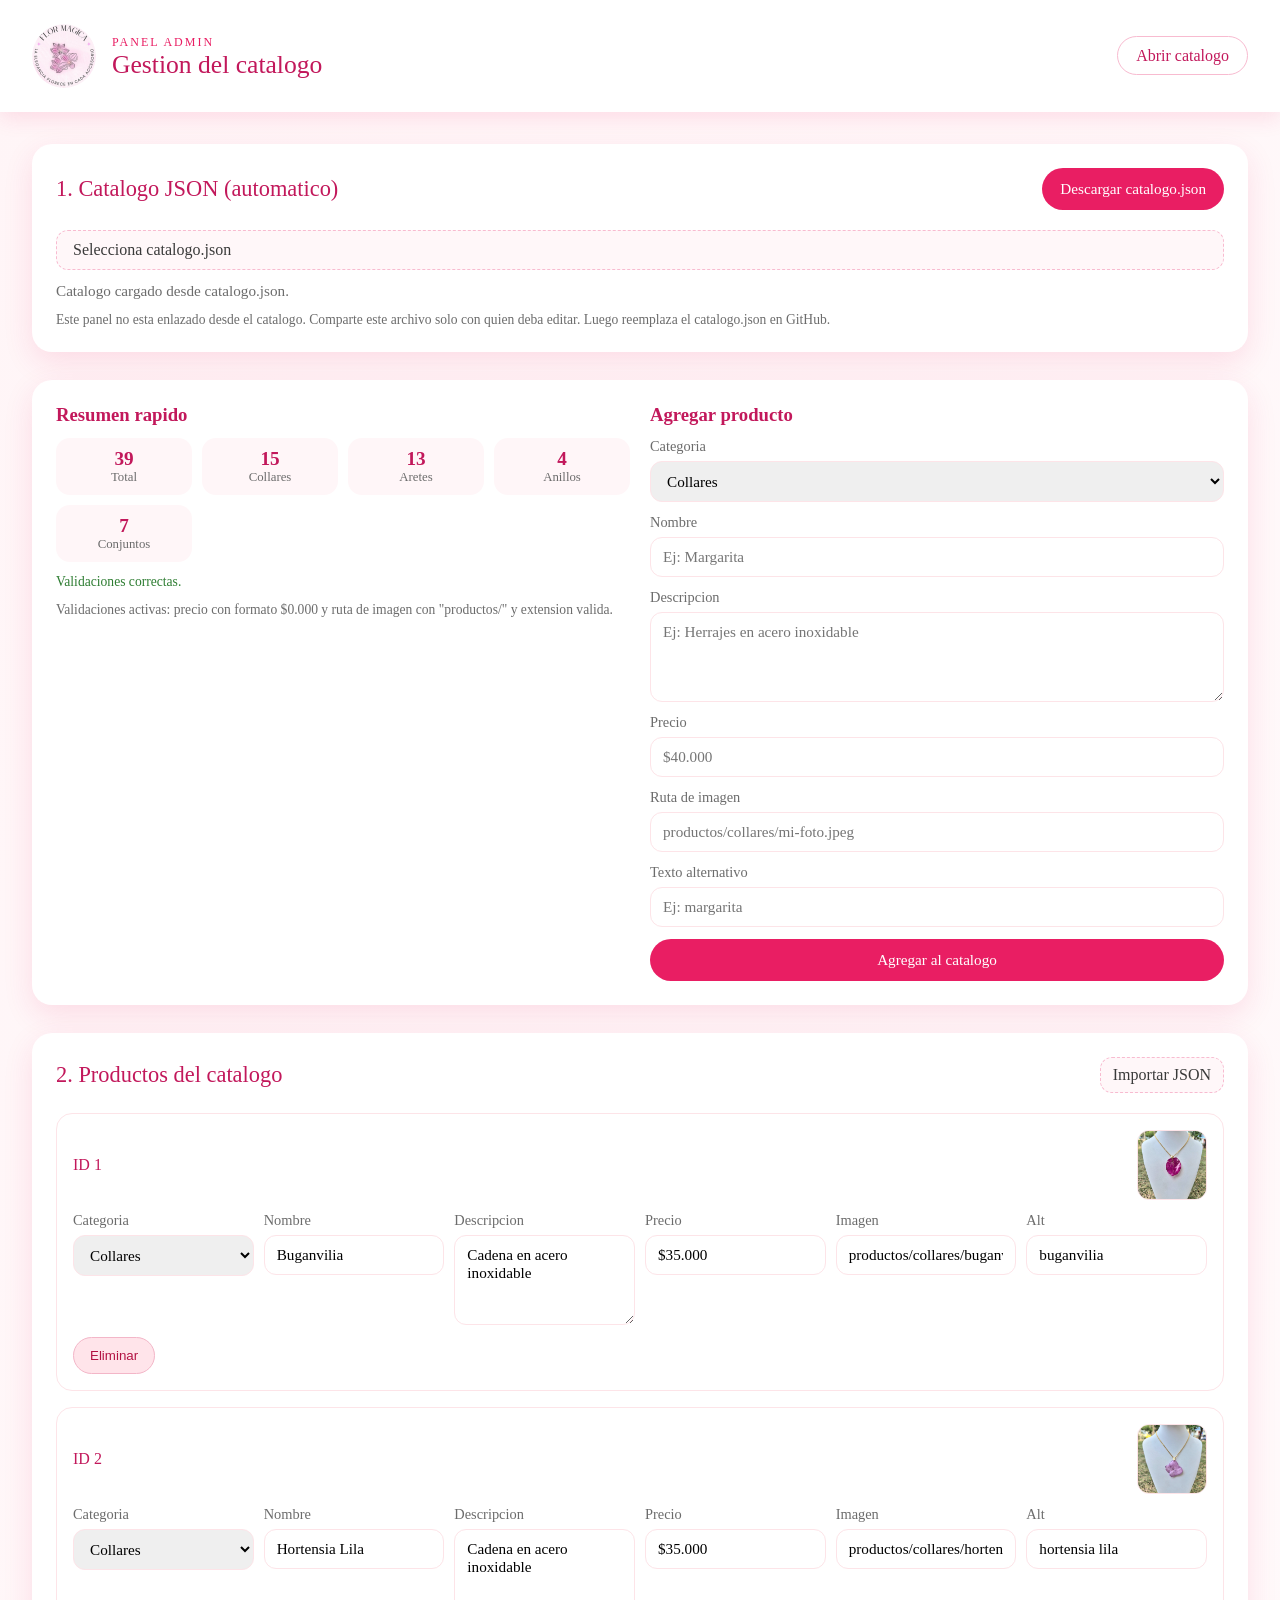
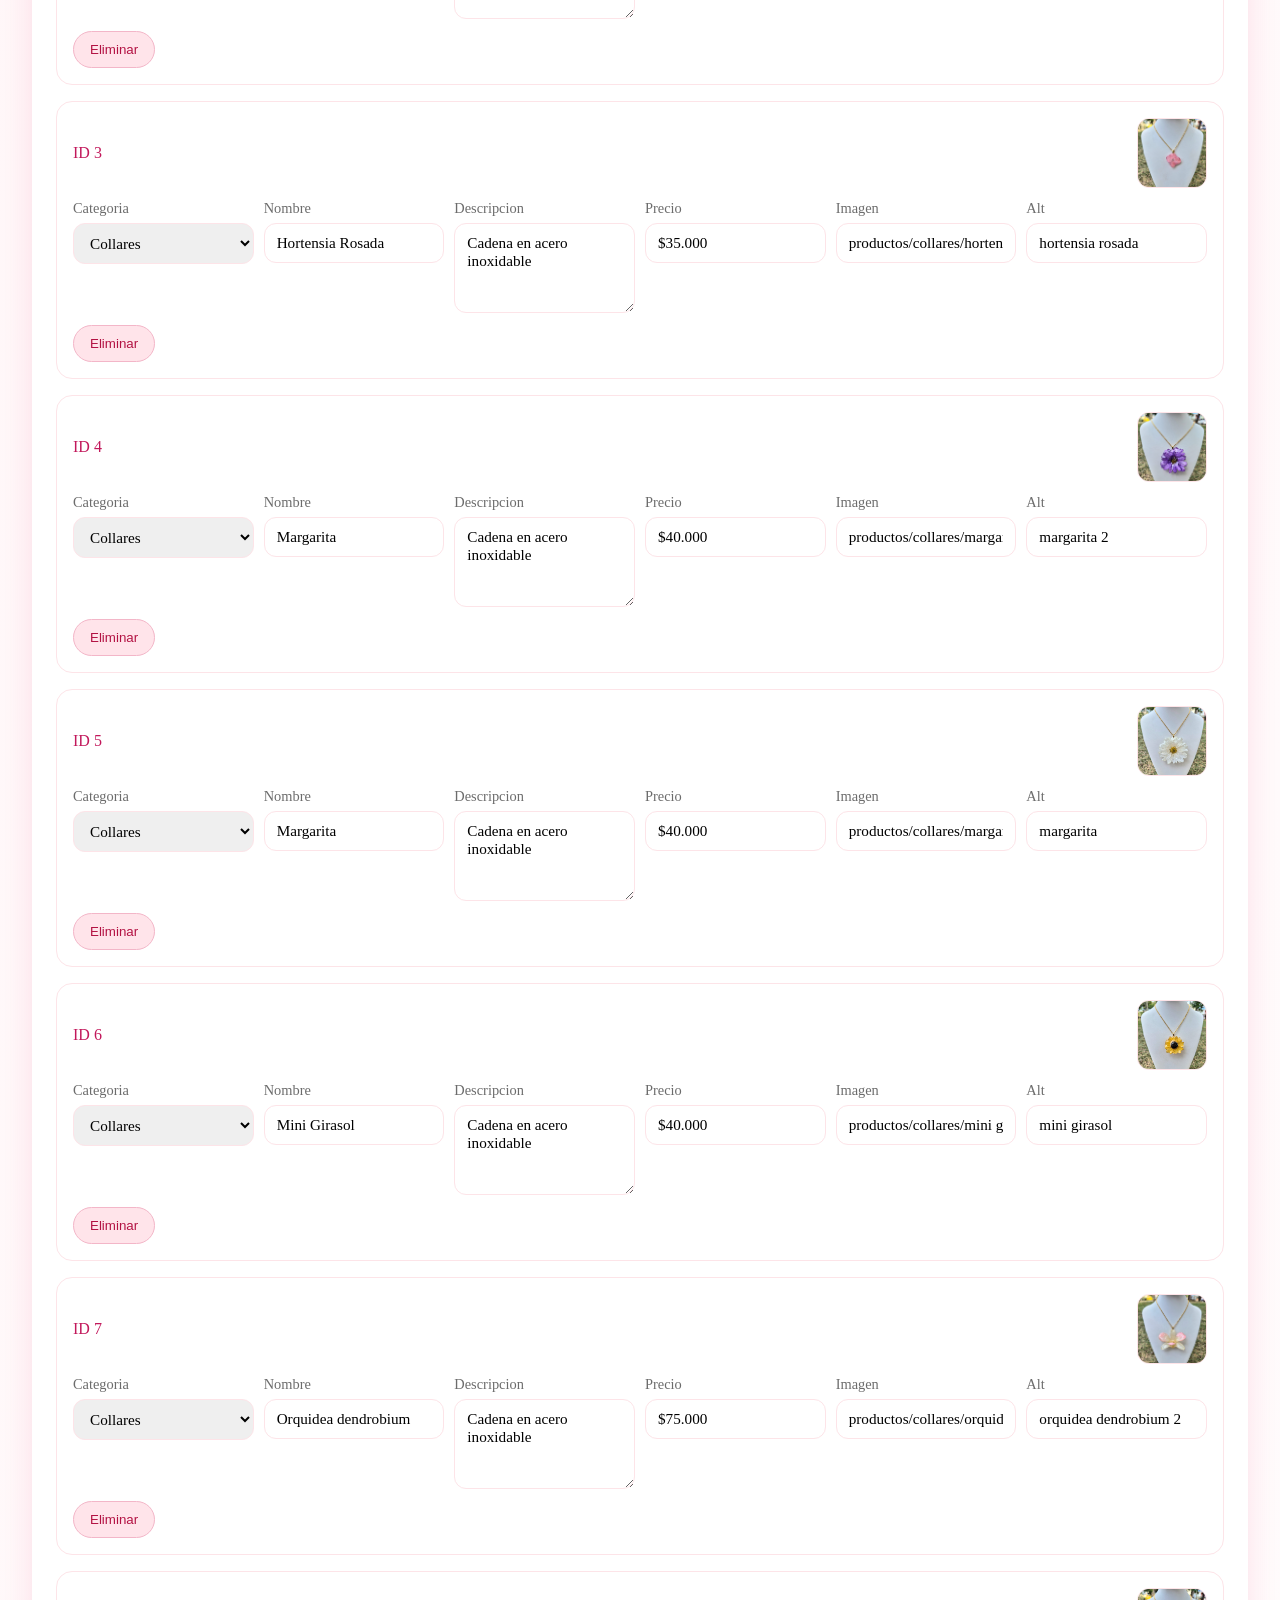
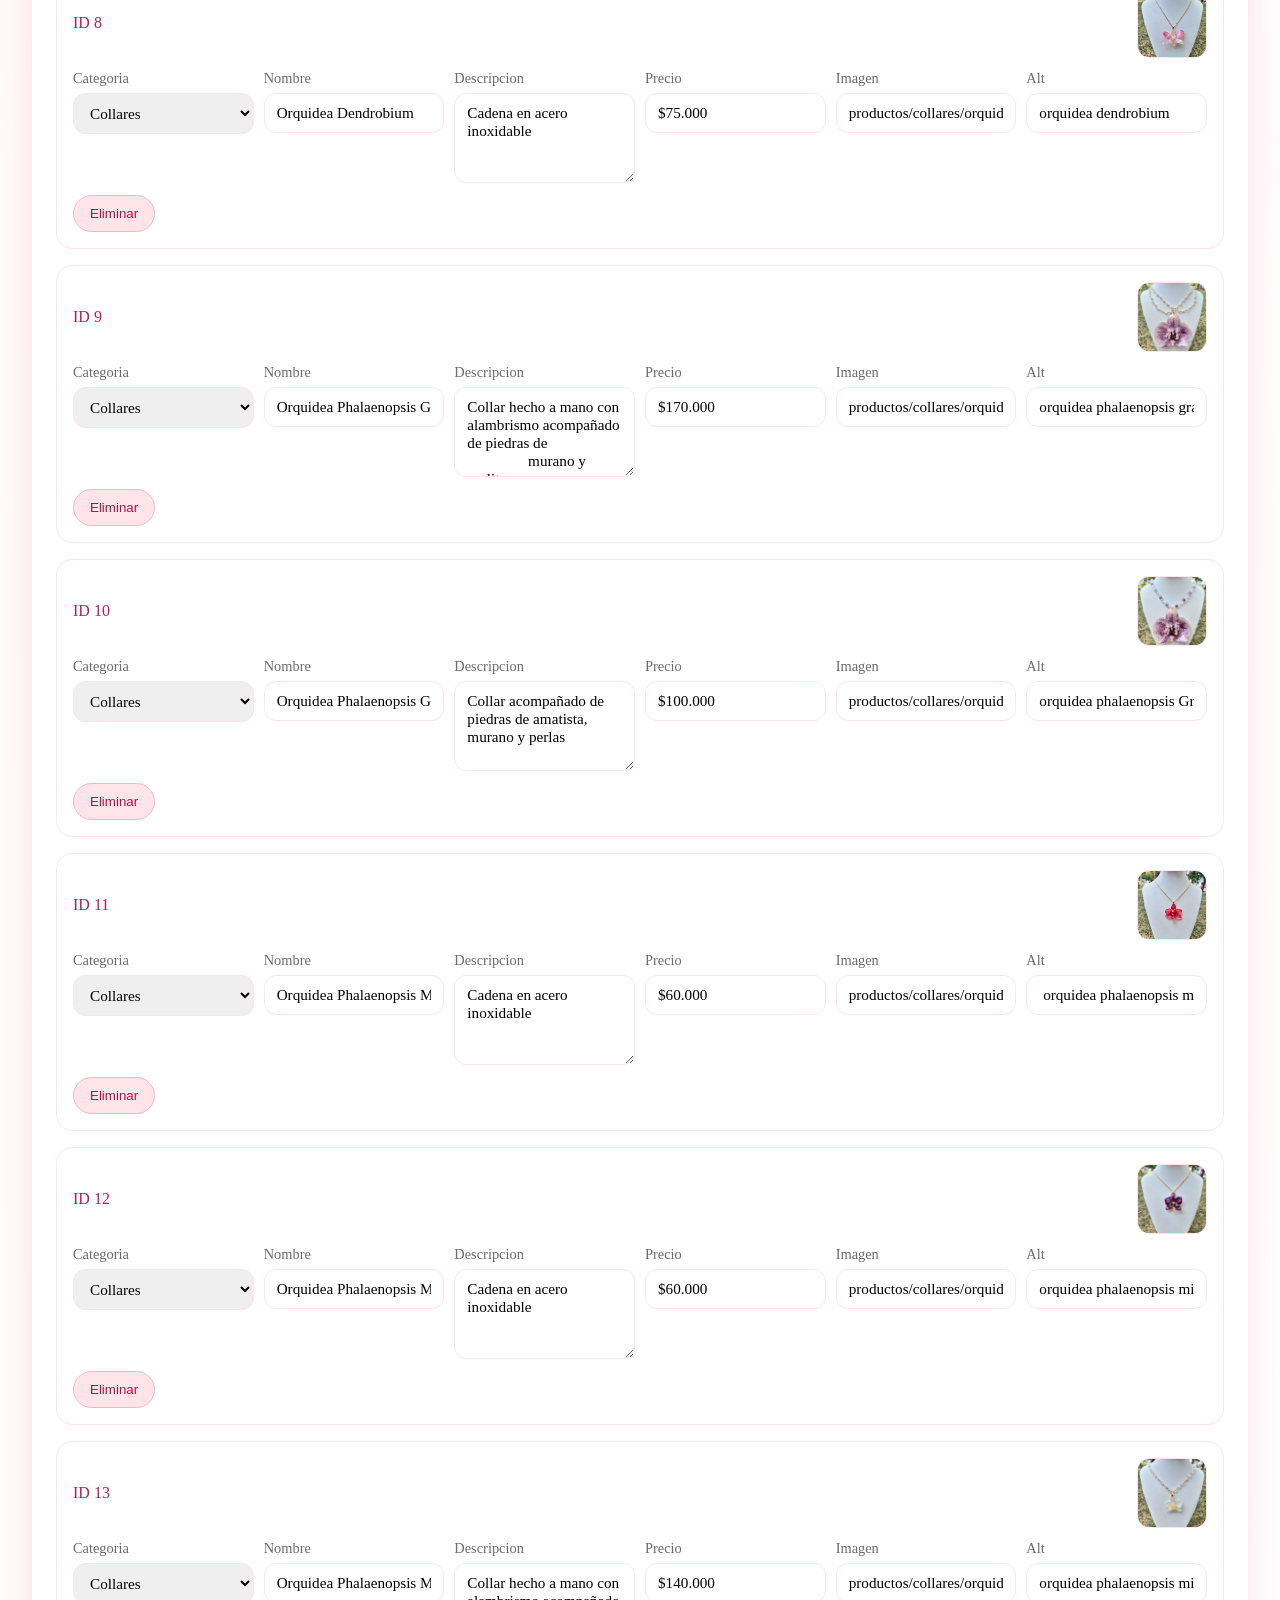
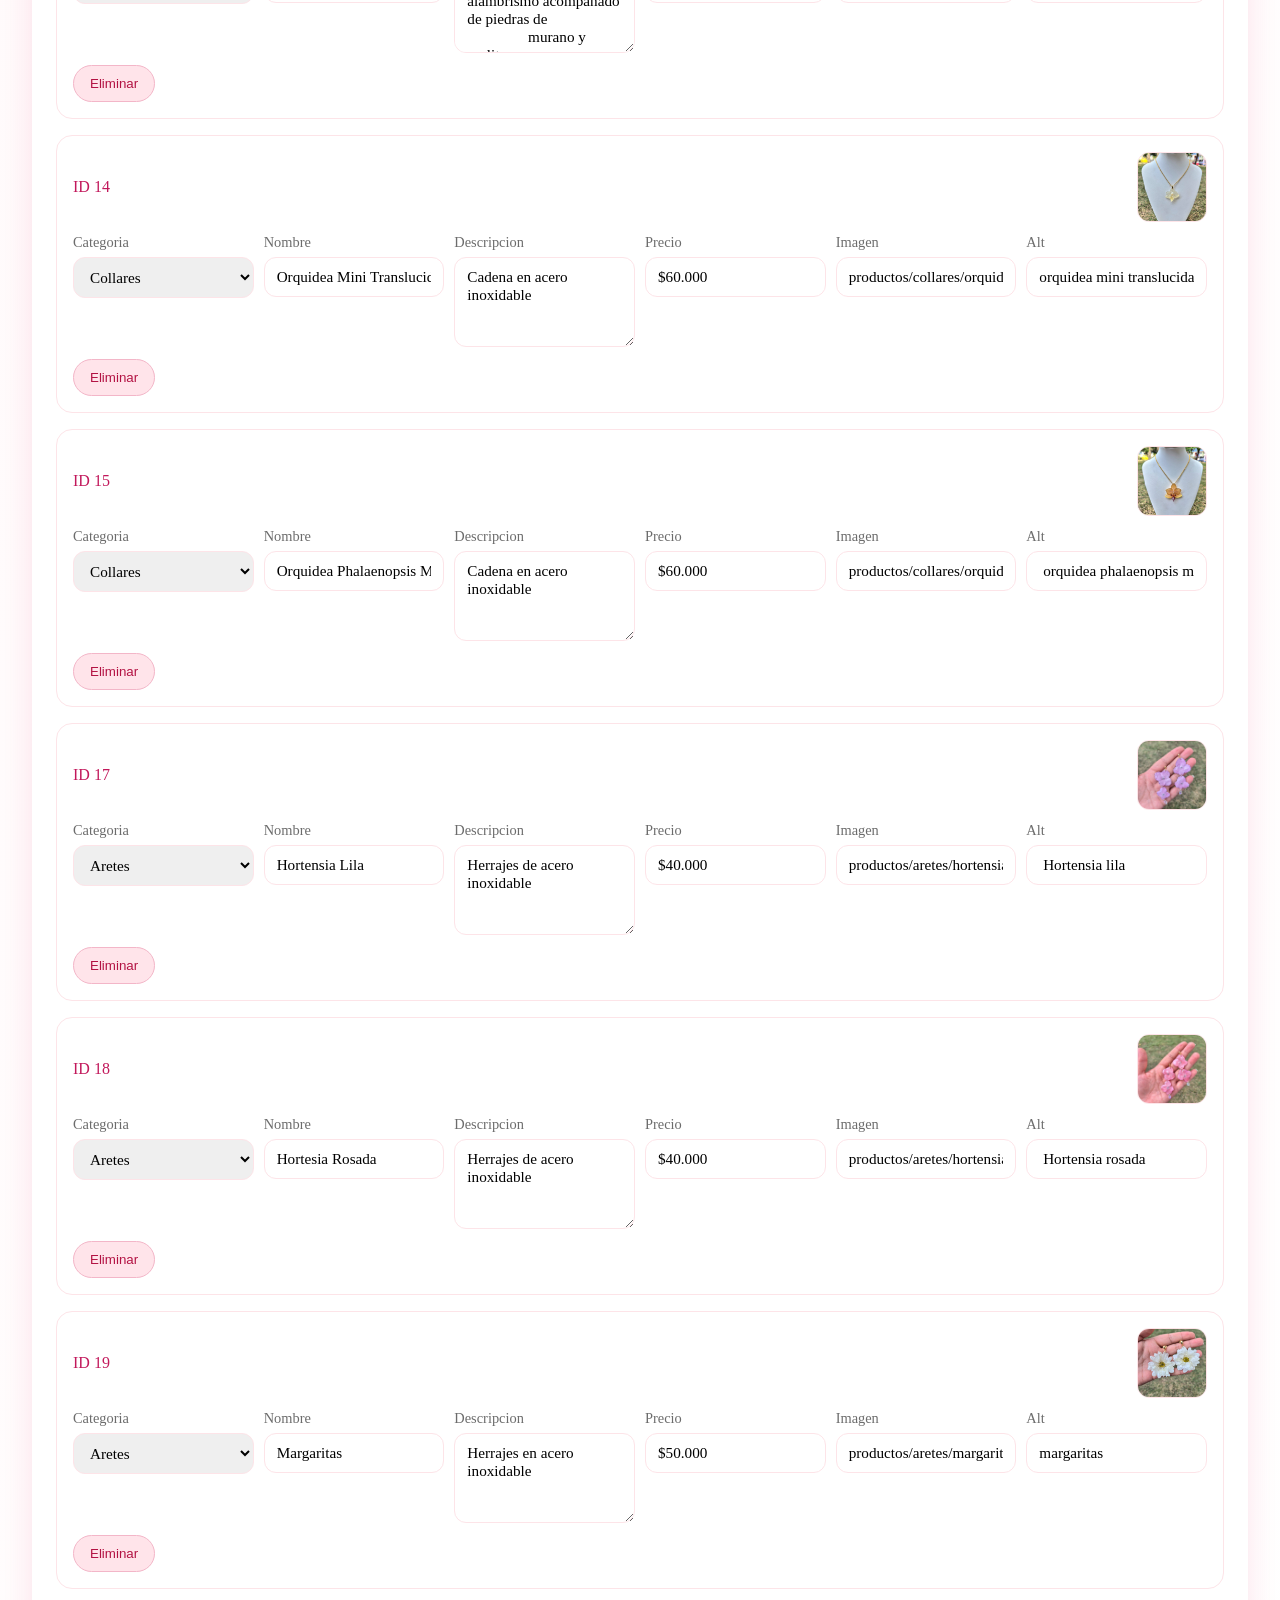
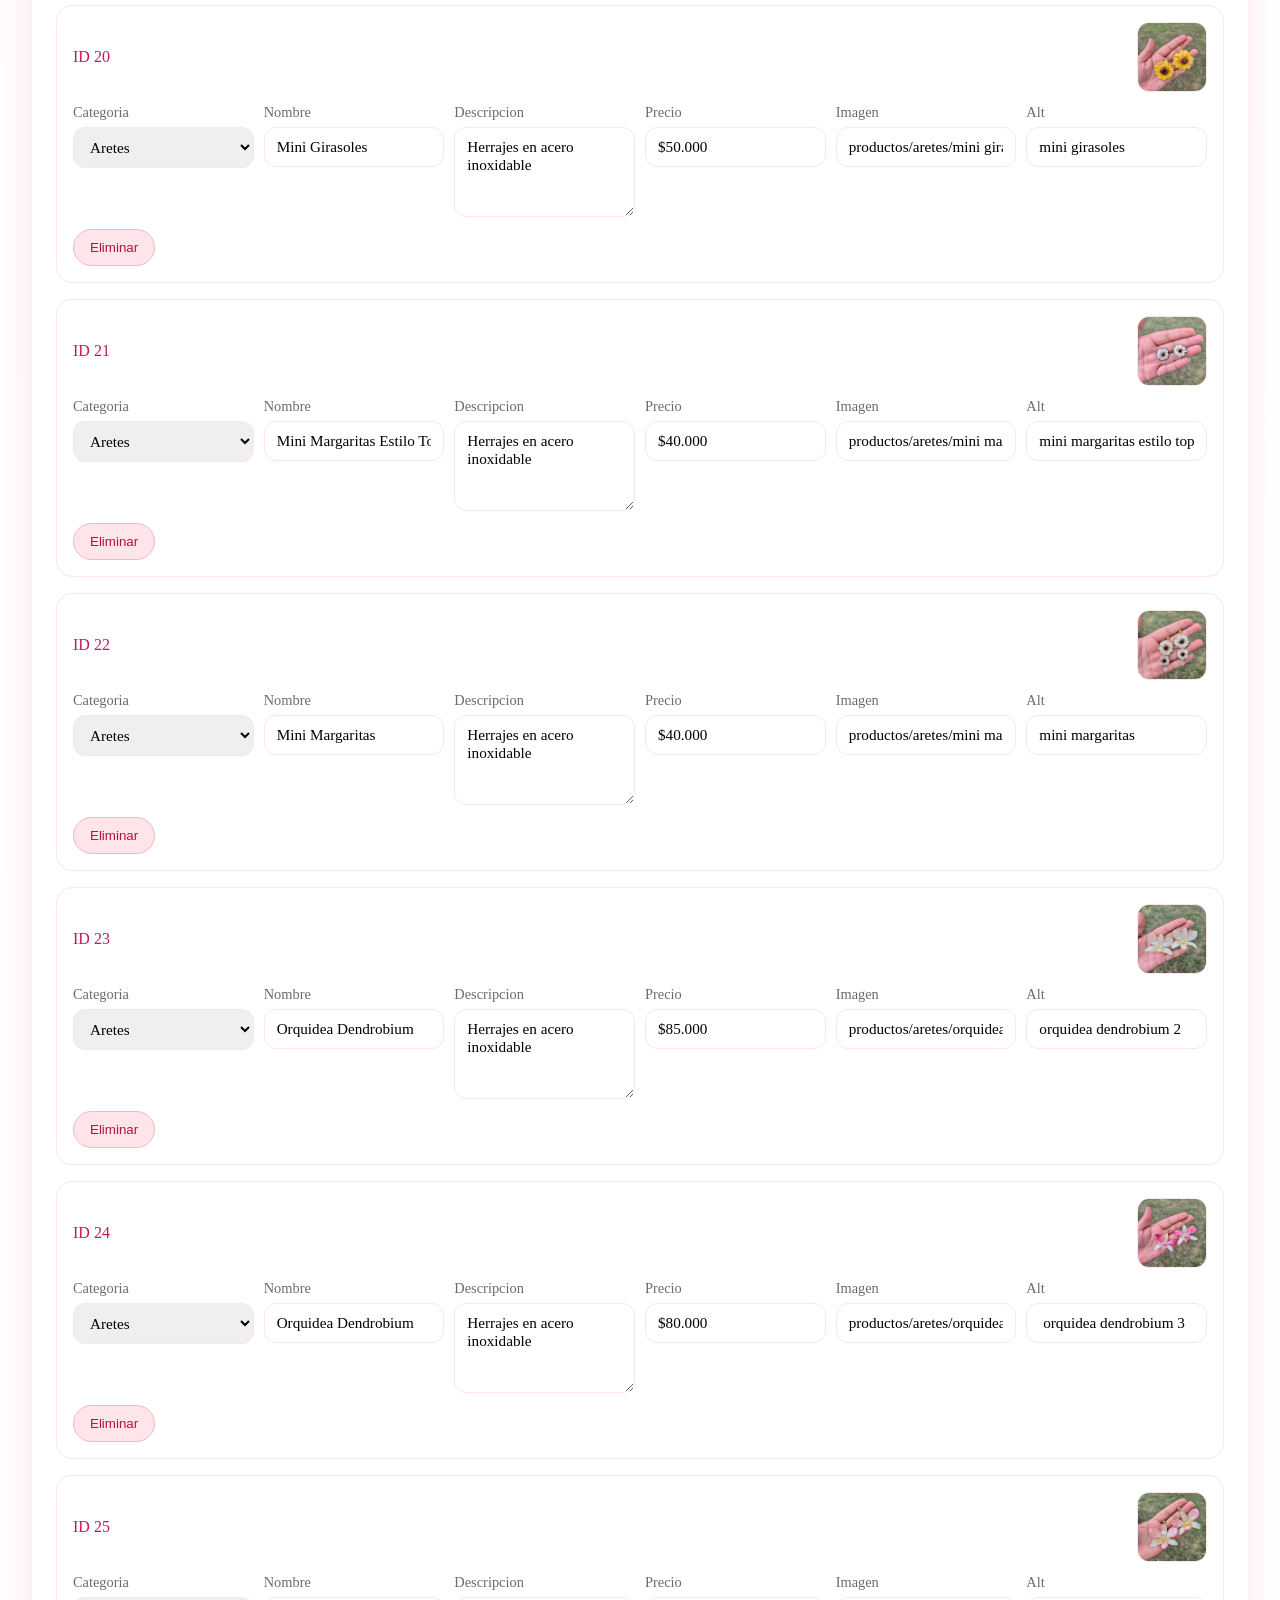
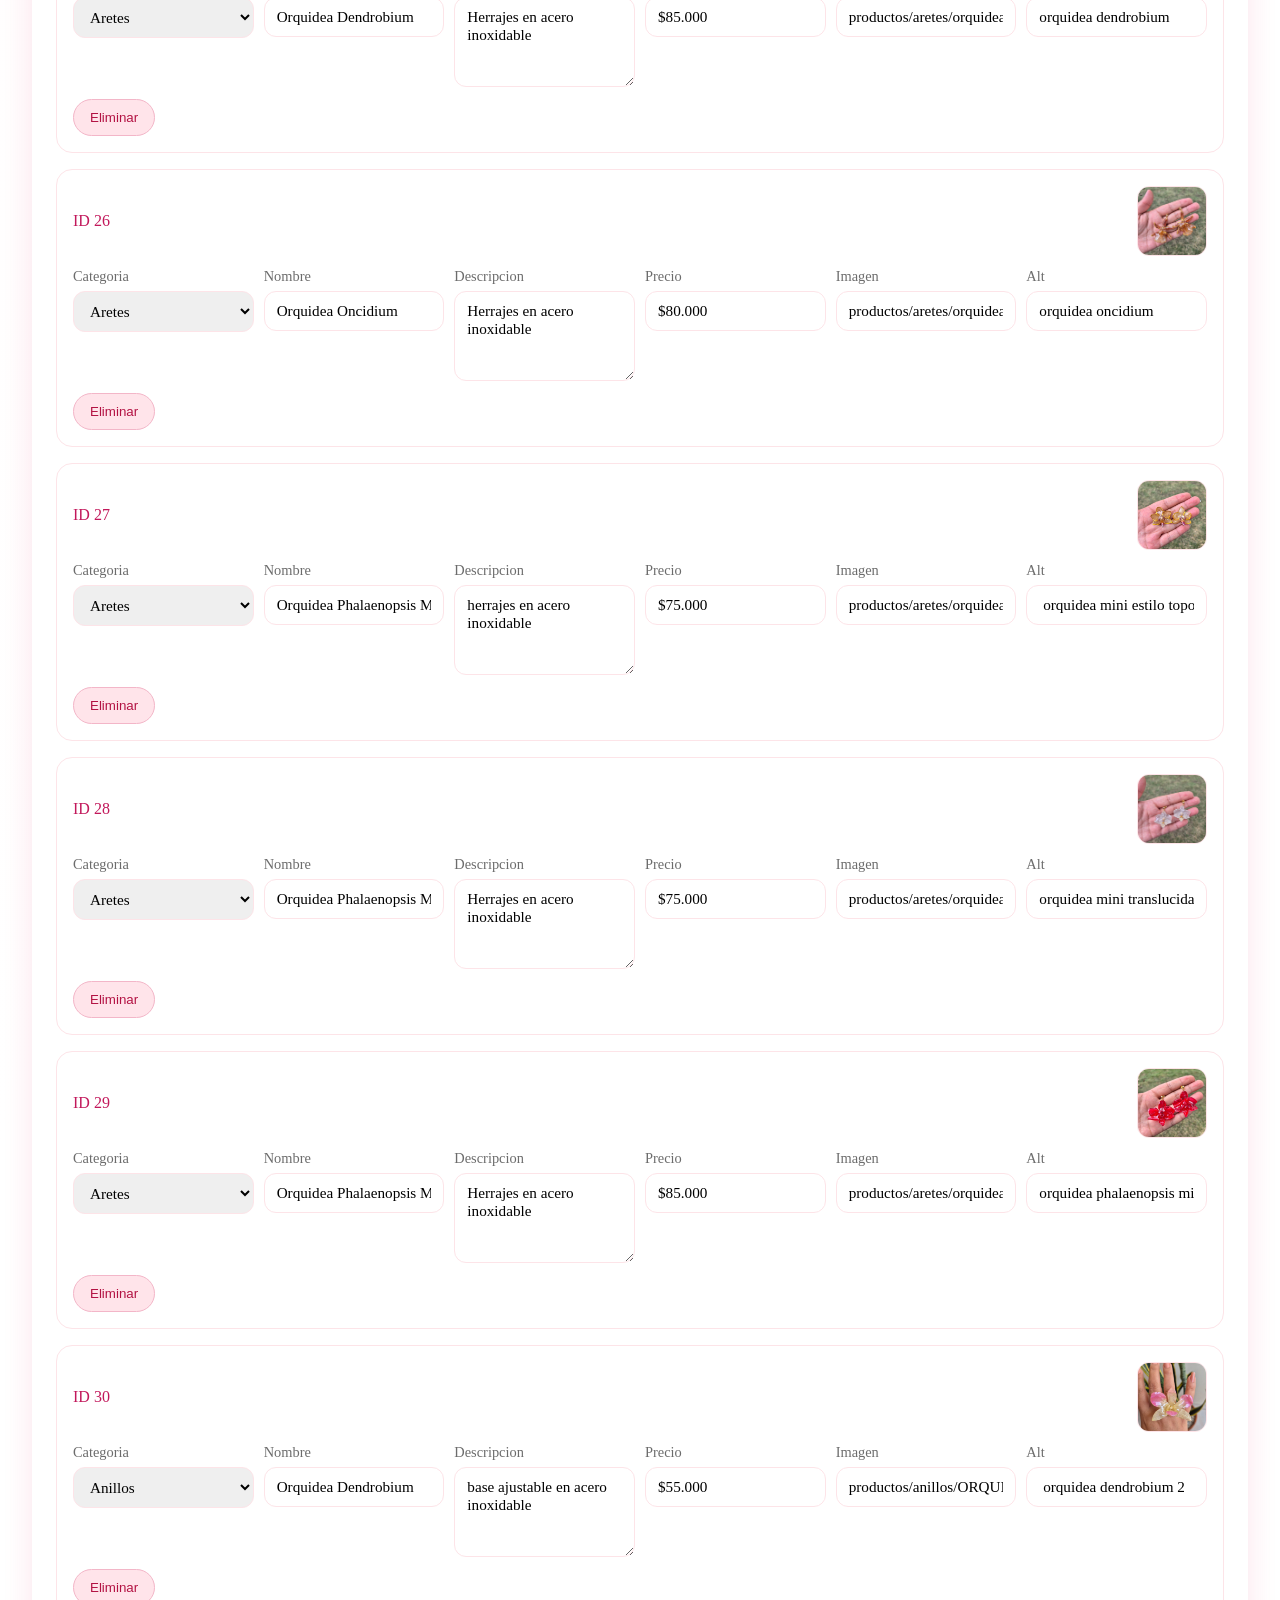
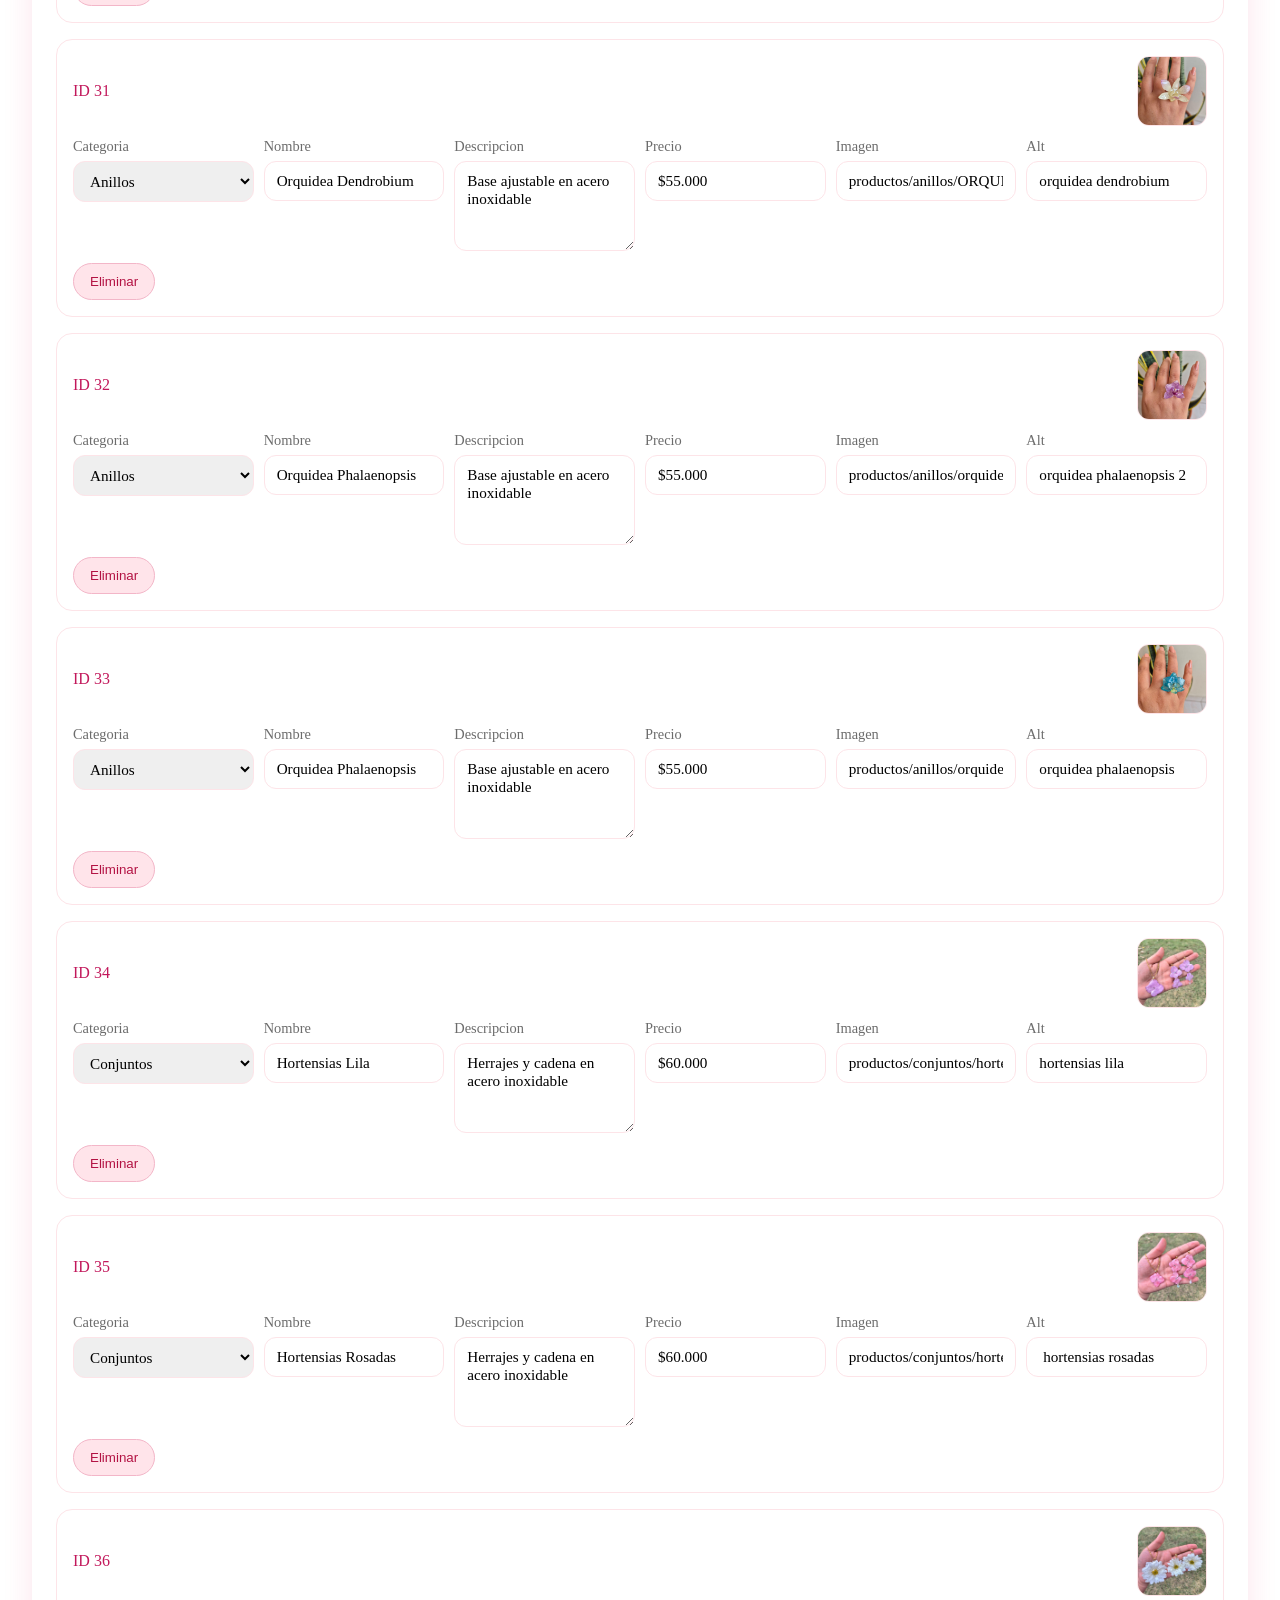
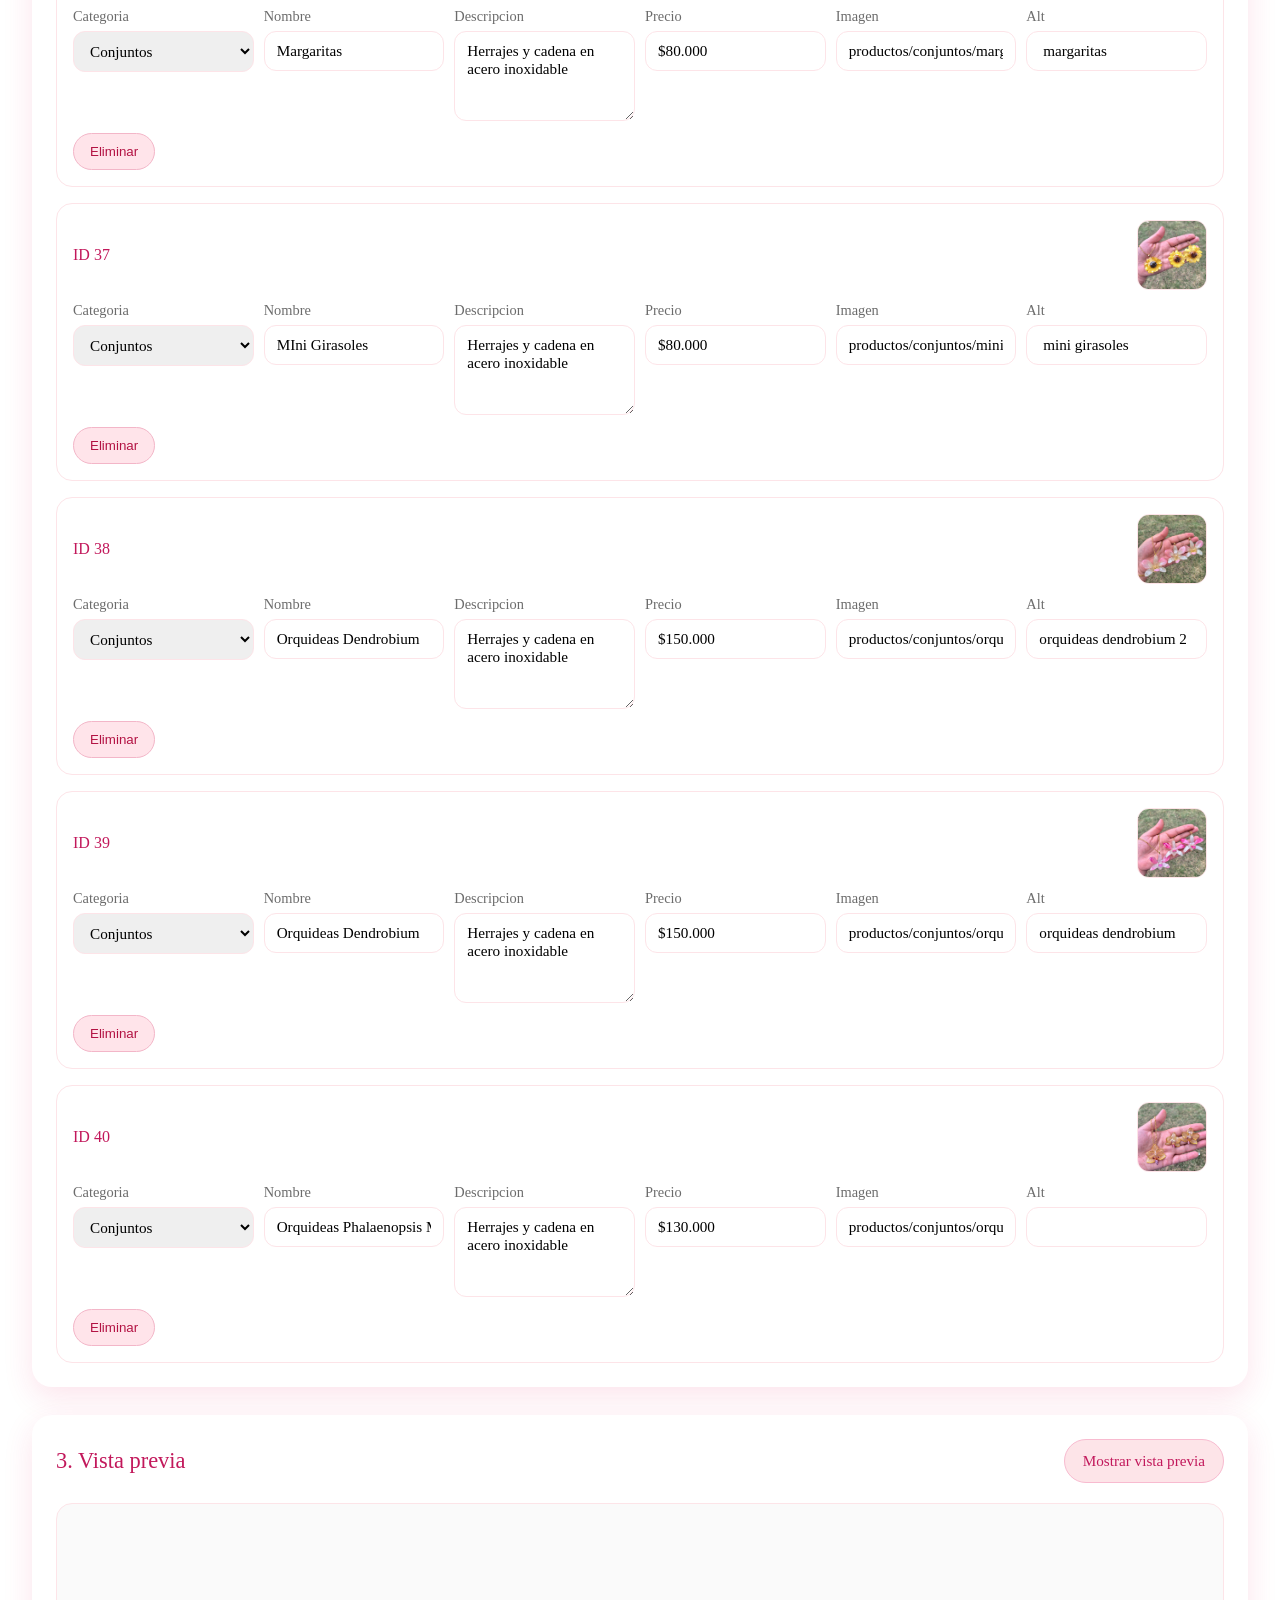
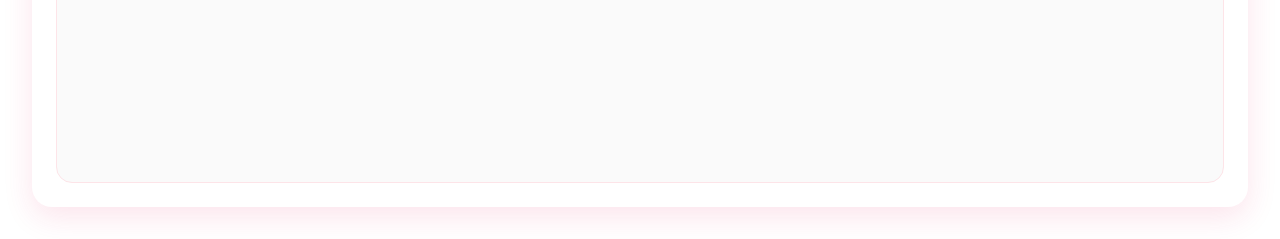
<file: admin.html>
<!doctype html>
<html lang="es">
  <head>
    <meta charset="UTF-8" />
    <meta name="viewport" content="width=device-width, initial-scale=1.0" />
    <title>Flor Magica - Panel Admin</title>
    <link rel="icon" type="image/png" href="logo.png" />
    <link rel="stylesheet" href="admin.css" />
  </head>
  <body>
    <header class="admin-top">
      <div class="admin-brand">
        <img src="logo.png" alt="Flor Magica" />
        <div>
          <span>Panel admin</span>
          <h1>Gestion del catalogo</h1>
        </div>
      </div>
      <div class="admin-top-actions">
        <a class="admin-link" href="index.html" target="_blank" rel="noopener">
          Abrir catalogo
        </a>
      </div>
    </header>

    <main class="admin-main">
      <section class="admin-section">
        <div class="admin-section-header">
          <h2>1. Catalogo JSON (automatico)</h2>
          <div class="admin-section-actions">
            <button class="admin-primary" id="exportJson" disabled>
              Descargar catalogo.json
            </button>
          </div>
        </div>
        <div class="admin-upload">
          <label class="admin-file">
            <input type="file" id="catalogFile" accept="application/json" />
            <span>Selecciona catalogo.json</span>
          </label>
          <div class="admin-status" id="adminStatus">
            Se cargara automaticamente el catalogo.json. Si quieres reemplazarlo
            manualmente, usa el selector.
          </div>
        </div>
        <p class="admin-hint">
          Este panel no esta enlazado desde el catalogo. Comparte este archivo
          solo con quien deba editar. Luego reemplaza el catalogo.json en
          GitHub.
        </p>
      </section>

      <section class="admin-section admin-grid">
        <div class="admin-card">
          <h3>Resumen rapido</h3>
          <div class="admin-stats" id="adminStats"></div>
          <div class="admin-validation" id="adminValidation"></div>
          <p class="admin-hint">
            Validaciones activas: precio con formato $0.000 y ruta de imagen con
            "productos/" y extension valida.
          </p>
        </div>

        <div class="admin-card">
          <h3>Agregar producto</h3>
          <form class="admin-form" id="adminAddForm">
            <div class="admin-field">
              <label for="adminCategory">Categoria</label>
              <select id="adminCategory" name="category" required>
                <option value="collares">Collares</option>
                <option value="aretes">Aretes</option>
                <option value="anillos">Anillos</option>
                <option value="conjuntos">Conjuntos</option>
              </select>
            </div>
            <div class="admin-field">
              <label for="adminName">Nombre</label>
              <input
                id="adminName"
                name="name"
                type="text"
                placeholder="Ej: Margarita"
                required
              />
            </div>
            <div class="admin-field">
              <label for="adminDescription">Descripcion</label>
              <textarea
                id="adminDescription"
                name="description"
                rows="3"
                placeholder="Ej: Herrajes en acero inoxidable"
                required
              ></textarea>
            </div>
            <div class="admin-field">
              <label for="adminPrice">Precio</label>
              <input
                id="adminPrice"
                name="price"
                type="text"
                placeholder="$40.000"
                required
              />
            </div>
            <div class="admin-field">
              <label for="adminImage">Ruta de imagen</label>
              <input
                id="adminImage"
                name="image"
                type="text"
                placeholder="productos/collares/mi-foto.jpeg"
                required
              />
            </div>
            <div class="admin-field">
              <label for="adminAlt">Texto alternativo</label>
              <input
                id="adminAlt"
                name="alt"
                type="text"
                placeholder="Ej: margarita"
                required
              />
            </div>
            <button class="admin-primary" type="submit">
              Agregar al catalogo
            </button>
          </form>
        </div>
      </section>

      <section class="admin-section">
        <div class="admin-section-header">
          <h2>2. Productos del catalogo</h2>
          <div class="admin-section-actions">
            <label class="admin-file small">
              <input id="importJson" type="file" accept="application/json" />
              <span>Importar JSON</span>
            </label>
          </div>
        </div>
        <div class="admin-list" id="adminList"></div>
      </section>

      <section class="admin-section">
        <div class="admin-section-header">
          <h2>3. Vista previa</h2>
          <div class="admin-section-actions">
            <button class="admin-secondary" id="togglePreview" type="button">
              Mostrar vista previa
            </button>
          </div>
        </div>
        <div class="admin-preview" id="adminPreview"></div>
      </section>
    </main>

    <script src="admin.js"></script>
  </body>
</html>
</file>
<file: css/styles.css>
/* Reset y Variables */
* {
  margin: 0;
  padding: 0;
  box-sizing: border-box;
}

:root {
  --rosa-claro: #fde4e8;
  --rosa-medio: #f8bbd0;
  --rosa-fuerte: #e91e63;
  --rosa-oscuro: #c2185b;
  --texto-principal: #4a4a4a;
  --texto-secundario: #757575;
  --blanco: #ffffff;
  --sombra: rgba(233, 30, 99, 0.15);
}

body {
  font-family: "Georgia", "Times New Roman", serif;
  background: linear-gradient(to bottom, #ffffff 0%, var(--rosa-claro) 100%);
  color: var(--texto-principal);
  line-height: 1.6;
  min-height: 100vh;
}

.container {
  max-width: 1200px;
  margin: 0 auto;
  padding: 0 20px;
}

/* Header */
header {
  background: var(--blanco);
  padding: 20px 0;
  box-shadow: 0 2px 10px var(--sombra);
  position: sticky;
  top: 0;
  z-index: 100;
}

header .container {
  display: block;
}

.header-content {
  display: grid;
  gap: 14px;
}

.header-top {
  display: flex;
  justify-content: space-between;
  align-items: center;
}

.logo-space {
  flex: 1;
}

.logo-placeholder {
  width: 150px;
  height: 80px;
  border: 2px dashed var(--rosa-medio);
  display: flex;
  align-items: center;
  justify-content: center;
  border-radius: 50%;
  color: var(--rosa-fuerte);
  font-size: 14px;
  font-weight: bold;
}

.logo {
  height: 80px;
  width: auto;
  object-fit: contain;
  cursor: pointer;
}

.cart-icon {
  font-size: 28px;
  cursor: pointer;
  position: relative;
  padding: 10px;
  transition: transform 0.3s ease;
}

.cart-icon:hover {
  transform: scale(1.1);
}

.cart-count {
  position: absolute;
  top: 5px;
  right: 5px;
  background: var(--rosa-fuerte);
  color: var(--blanco);
  border-radius: 50%;
  width: 22px;
  height: 22px;
  display: flex;
  align-items: center;
  justify-content: center;
  font-size: 12px;
  font-weight: bold;
  font-family: "Arial", sans-serif;
}

/* Promo banner */
.promo-banner {
  display: none;
  align-self: center;
  max-width: 540px;
  padding: 10px 18px;
  border: 1px solid var(--rosa-medio);
  border-radius: 999px;
  background: linear-gradient(135deg, #fff7fa, #ffffff);
  color: var(--rosa-oscuro);
  font-size: 0.95rem;
  font-weight: 600;
  line-height: 1.4;
  text-align: center;
  box-shadow: 0 8px 22px rgba(233, 30, 99, 0.12);
}

/* Banner especial mes de las Madres */
.madres-banner {
    align-self: center;
    max-width: 540px;
    margin-top: 8px;
    padding: 10px 18px;
    border: 1.5px dashed var(--rosa-fuerte);
    border-radius: 999px;
    background: linear-gradient(90deg, #fff0f6 0%, #ffe3ec 100%);
    color: var(--rosa-oscuro);
    font-size: 1.05rem;
    font-weight: 700;
    text-align: center;
    box-shadow: 0 2px 8px rgba(233, 30, 99, 0.10);
    letter-spacing: 0.01em;
    display: flex;
    justify-content: center;
    align-items: center;
    gap: 6px;
  }

@media (max-width: 600px) {
  .madres-banner {
    font-size: 0.98rem;
    padding: 9px 10px;
    margin-top: 6px;
    max-width: 98vw;
    border-width: 1px;
  }
}

/* Hero Section */
.hero {
  padding: 60px 20px;
  text-align: center;
  background: linear-gradient(135deg, var(--rosa-claro) 0%, #ffffff 100%);
  position: relative;
  overflow: hidden;
}

.hero::before,
.hero::after {
  content: "🌸";
  position: absolute;
  font-size: 80px;
  opacity: 0.1;
}

.hero::before {
  top: 20px;
  left: 50px;
  transform: rotate(-15deg);
}

.hero::after {
  bottom: 20px;
  right: 50px;
  transform: rotate(15deg);
}

.hero h1 {
  font-size: 2.5rem;
  color: var(--rosa-oscuro);
  margin-bottom: 30px;
  font-weight: 400;
  letter-spacing: 1px;
  line-height: 1.3;
}

.hero-content {
  max-width: 800px;
  margin: 0 auto;
}

.hero-content p {
  font-size: 1.1rem;
  color: var(--texto-secundario);
  margin-bottom: 20px;
  line-height: 1.8;
}

.hero-content .note {
  font-style: italic;
  color: var(--rosa-oscuro);
  font-size: 1rem;
  margin-top: 30px;
}

/* Filters */
.filters {
  padding: 40px 20px;
  text-align: center;
}

.filters h2 {
  font-size: 2rem;
  color: var(--rosa-oscuro);
  margin-bottom: 30px;
  font-weight: 400;
}

.filter-buttons {
  display: flex;
  gap: 15px;
  justify-content: center;
  flex-wrap: wrap;
}

.filter-btn {
  padding: 12px 30px;
  border: 2px solid var(--rosa-medio);
  background: var(--blanco);
  color: var(--rosa-fuerte);
  border-radius: 30px;
  cursor: pointer;
  font-size: 1rem;
  font-family: "Georgia", serif;
  transition: all 0.3s ease;
  font-weight: 500;
}

.filter-btn:hover {
  background: var(--rosa-claro);
  transform: translateY(-2px);
  box-shadow: 0 4px 15px var(--sombra);
}

.filter-btn.active {
  background: var(--rosa-fuerte);
  color: var(--blanco);
  border-color: var(--rosa-fuerte);
}

/* Products Grid */
.products {
  padding: 40px 20px 80px;
}

.products-grid {
  display: grid;
  grid-template-columns: repeat(auto-fill, minmax(320px, 1fr));
  gap: 35px;
}

.product-empty {
  grid-column: 1 / -1;
  text-align: center;
  color: var(--texto-secundario);
  padding: 30px 10px;
  font-style: italic;
}

.product-card {
  background: var(--blanco);
  border-radius: 20px;
  overflow: hidden;
  box-shadow: 0 5px 20px var(--sombra);
  transition: all 0.4s ease;
  opacity: 1;
  transform: scale(1);
}

.product-card:hover {
  transform: translateY(-10px);
  box-shadow: 0 10px 30px rgba(233, 30, 99, 0.25);
}

.product-card.hidden {
  display: none;
}

/* Estilos para imágenes de productos */
.product-image {
  width: 100%;
  height: 350px;
  background: var(--blanco); /* ← Fondo blanco */
  border-bottom: 3px solid var(--rosa-medio);
  overflow: hidden;
  display: flex;
  align-items: center;
  justify-content: center;
  position: relative;
}

.product-image img {
  width: 100%;
  height: 100%;
  object-fit: contain; /* ← Muestra la imagen completa sin recortar */
  transition: transform 0.4s ease;
}

.product-badge {
  position: absolute;
  top: 16px;
  left: 16px;
  z-index: 1;
  padding: 8px 14px;
  border-radius: 999px;
  background: rgba(179, 18, 67, 0.92);
  color: var(--blanco);
  font-size: 0.85rem;
  font-weight: bold;
  letter-spacing: 0.04em;
  box-shadow: 0 8px 18px rgba(179, 18, 67, 0.24);
}

.product-card:hover .product-image img {
  transform: scale(1.1);
}

.product-card.is-out-of-stock .product-image img {
  opacity: 0.58;
}

/* Placeholder para cuando no hay imagen */
.product-image-placeholder {
  width: 100%;
  height: 350px;
  background: linear-gradient(
    135deg,
    var(--rosa-claro) 0%,
    var(--rosa-medio) 100%
  );
  display: flex;
  align-items: center;
  justify-content: center;
  border-bottom: 3px solid var(--rosa-medio);
  position: relative;
  overflow: hidden;
}

.product-image-placeholder::before {
  content: "🌺";
  position: absolute;
  font-size: 100px;
  opacity: 0.3;
}

.product-image-placeholder span {
  color: var(--rosa-oscuro);
  font-size: 1.1rem;
  font-weight: 500;
  z-index: 1;
  background: rgba(255, 255, 255, 0.9);
  padding: 15px 25px;
  border-radius: 10px;
}

.product-info {
  padding: 25px;
}

.product-name {
  font-size: 1.4rem;
  color: var(--rosa-oscuro);
  margin-bottom: 10px;
  font-weight: 500;
  min-height: 40px;
}

.product-name:focus,
.product-reference:focus,
.product-description:focus,
.product-price:focus {
  outline: 2px solid var(--rosa-medio);
  background: #fff9fa;
  border-radius: 5px;
  padding: 5px;
}

.product-reference {
  font-size: 0.92rem;
  color: var(--rosa-oscuro);
  margin-bottom: 10px;
  font-weight: 600;
}

.product-description {
  font-size: 1rem;
  color: var(--texto-secundario);
  margin-bottom: 15px;
  font-style: italic;
}

.product-price {
  font-size: 1.8rem;
  color: var(--rosa-fuerte);
  font-weight: bold;
  margin-bottom: 20px;
  font-family: "Arial", sans-serif;
}

.product-stock-status {
  margin-bottom: 18px;
  color: #b31243;
  font-weight: 600;
  letter-spacing: 0.01em;
}

.add-to-cart {
  width: 100%;
  padding: 15px;
  background: var(--rosa-fuerte);
  color: var(--blanco);
  border: none;
  border-radius: 30px;
  font-size: 1.1rem;
  cursor: pointer;
  transition: all 0.3s ease;
  font-family: "Georgia", serif;
  font-weight: 500;
}

.add-to-cart:hover {
  background: var(--rosa-oscuro);
  transform: scale(1.05);
  box-shadow: 0 5px 15px var(--sombra);
}

.add-to-cart:active {
  transform: scale(0.98);
}

.add-to-cart:disabled {
  background: #d6a7b8;
  color: rgba(255, 255, 255, 0.96);
  cursor: not-allowed;
  box-shadow: none;
  transform: none;
}

.product-card.is-out-of-stock {
  box-shadow: 0 5px 20px rgba(179, 18, 67, 0.16);
}

.product-card.is-out-of-stock:hover {
  transform: translateY(-4px);
}

/* Cart Modal */
.cart-modal {
  display: none;
  position: fixed;
  top: 0;
  left: 0;
  width: 100%;
  height: 100%;
  background: rgba(0, 0, 0, 0.6);
  z-index: 1000;
  align-items: center;
  justify-content: center;
}

.cart-modal.active {
  display: flex;
}

.cart-content {
  background: var(--blanco);
  border-radius: 20px;
  width: 90%;
  max-width: 600px;
  max-height: 80vh;
  overflow: hidden;
  display: flex;
  flex-direction: column;
  box-shadow: 0 10px 40px rgba(0, 0, 0, 0.3);
}

.cart-header {
  background: linear-gradient(
    135deg,
    var(--rosa-fuerte) 0%,
    var(--rosa-oscuro) 100%
  );
  color: var(--blanco);
  padding: 25px;
  display: flex;
  justify-content: space-between;
  align-items: center;
}

.cart-header h2 {
  font-size: 1.8rem;
  font-weight: 400;
}

.close-cart {
  background: none;
  border: none;
  color: var(--blanco);
  font-size: 2rem;
  cursor: pointer;
  padding: 0;
  width: 35px;
  height: 35px;
  display: flex;
  align-items: center;
  justify-content: center;
  border-radius: 50%;
  transition: all 0.3s ease;
}

.close-cart:hover {
  background: rgba(255, 255, 255, 0.2);
}

.cart-items {
  padding: 25px;
  overflow-y: auto;
  flex: 1;
}

.cart-item {
  display: flex;
  justify-content: space-between;
  align-items: center;
  padding: 15px;
  border-bottom: 1px solid var(--rosa-claro);
  margin-bottom: 15px;
}

.cart-item-info h4 {
  color: var(--rosa-oscuro);
  margin-bottom: 5px;
  font-size: 1.1rem;
}

.cart-item-info p {
  color: var(--texto-secundario);
  font-size: 0.9rem;
}

.cart-item-price {
  font-size: 1.3rem;
  color: var(--rosa-fuerte);
  font-weight: bold;
  font-family: "Arial", sans-serif;
}

.remove-item {
  background: none;
  border: none;
  color: var(--texto-secundario);
  cursor: pointer;
  font-size: 1.2rem;
  padding: 5px 10px;
  transition: all 0.3s ease;
}

.remove-item:hover {
  color: var(--rosa-fuerte);
}

.cart-empty {
  text-align: center;
  padding: 40px 20px;
  color: var(--texto-secundario);
  font-size: 1.1rem;
}

.cart-footer {
  padding: 25px;
  border-top: 2px solid var(--rosa-claro);
}

.btn-whatsapp {
  width: 100%;
  padding: 18px;
  background: #25d366;
  color: var(--blanco);
  border: none;
  border-radius: 30px;
  font-size: 1.2rem;
  cursor: pointer;
  transition: all 0.3s ease;
  font-family: "Georgia", serif;
  font-weight: 500;
}

.btn-whatsapp:hover {
  background: #20ba5a;
  transform: scale(1.05);
  box-shadow: 0 5px 20px rgba(37, 211, 102, 0.4);
}

.btn-whatsapp:active {
  transform: scale(0.98);
}

/* Footer */
footer {
  background: var(--rosa-oscuro);
  color: var(--blanco);
  padding: 40px 20px;
  text-align: center;
  margin-top: 60px;
}

.footer-decoration {
  font-size: 2rem;
  margin-bottom: 20px;
}

footer p {
  margin: 10px 0;
  font-size: 1rem;
}

.footer-note {
  opacity: 0.8;
  font-size: 0.9rem;
}

/* Animaciones */
@keyframes fadeIn {
  from {
    opacity: 0;
    transform: translateY(20px);
  }
  to {
    opacity: 1;
    transform: translateY(0);
  }
}

.product-card {
  animation: fadeIn 0.5s ease forwards;
}

/* Responsive Mejorado */

/* Tablets - Pantallas medianas (768px - 1024px) */
@media (max-width: 1024px) {
  .container {
    padding: 0 15px;
  }

  .hero h1 {
    font-size: 2.2rem;
  }

  .products-grid {
    grid-template-columns: repeat(2, 1fr);
    gap: 25px;
  }

  .product-image,
  .product-image-placeholder {
    height: 320px;
  }
}

/* Tablets pequeñas y móviles grandes (481px - 768px) */
@media (max-width: 768px) {
  /* Header */
  header {
    padding: 15px 0;
  }

  .header-content {
    gap: 12px;
  }

  .promo-banner {
    max-width: 100%;
    padding: 9px 14px;
    font-size: 0.88rem;
  }

  .logo-placeholder {
    width: 100px;
    height: 50px;
    font-size: 11px;
  }

  .logo {
    height: 50px;
  }

  .cart-icon {
    font-size: 24px;
  }

  /* Hero */
  .hero {
    padding: 40px 15px;
  }

  .hero h1 {
    font-size: 1.6rem;
    margin-bottom: 20px;
    line-height: 1.4;
  }

  .hero-content p {
    font-size: 0.95rem;
    line-height: 1.6;
  }

  .hero-content .note {
    font-size: 0.9rem;
    margin-top: 20px;
  }

  .hero::before,
  .hero::after {
    font-size: 50px;
  }

  /* Filtros */
  .filters {
    padding: 30px 15px;
  }

  .filters h2 {
    font-size: 1.6rem;
    margin-bottom: 20px;
  }

  .filter-buttons {
    gap: 10px;
    justify-content: center;
  }

  .filter-btn {
    padding: 10px 18px;
    font-size: 0.9rem;
  }

  /* Productos */
  .products {
    padding: 30px 15px 60px;
  }

  .products-grid {
    grid-template-columns: repeat(2, 1fr);
    gap: 20px;
  }

  .product-image,
  .product-image-placeholder {
    height: 250px;
    background-size: cover;
    background-position: center;
  }

  .product-image-placeholder::before {
    font-size: 60px;
  }

  .product-image-placeholder span {
    font-size: 0.9rem;
    padding: 10px 15px;
  }

  .product-info {
    padding: 15px;
  }

  .product-name {
    font-size: 1.1rem;
    min-height: 35px;
  }

  .product-description {
    font-size: 0.85rem;
    margin-bottom: 10px;
  }

  .product-price {
    font-size: 1.4rem;
    margin-bottom: 15px;
  }

  .add-to-cart {
    padding: 12px;
    font-size: 0.95rem;
  }

  /* Modal del carrito */
  .cart-content {
    width: 95%;
    max-height: 85vh;
  }

  .cart-header {
    padding: 20px;
  }

  .cart-header h2 {
    font-size: 1.4rem;
  }

  .cart-items {
    padding: 20px;
  }

  .cart-item {
    flex-direction: column;
    align-items: flex-start;
    gap: 10px;
    padding: 12px;
  }

  .cart-item > div:last-child {
    display: flex;
    justify-content: space-between;
    align-items: center;
    width: 100%;
  }

  .cart-item-info h4 {
    font-size: 1rem;
  }

  .cart-item-info p {
    font-size: 0.85rem;
  }

  .cart-item-price {
    font-size: 1.2rem;
  }

  .cart-footer {
    padding: 20px;
  }

  .btn-whatsapp {
    padding: 15px;
    font-size: 1rem;
  }

  /* Footer */
  footer {
    padding: 30px 15px;
  }

  .footer-decoration {
    font-size: 1.5rem;
    margin-bottom: 15px;
  }

  footer p {
    font-size: 0.9rem;
  }
}

/* Móviles (320px - 480px) */
@media (max-width: 480px) {
  /* Header */
  .header-top {
    gap: 12px;
  }

  .logo-placeholder {
    width: 80px;
    height: 40px;
    font-size: 9px;
  }

  .logo {
    height: 40px;
  }

  .cart-icon {
    font-size: 22px;
    padding: 8px;
  }

  .cart-count {
    width: 20px;
    height: 20px;
    font-size: 11px;
    top: 3px;
    right: 3px;
  }

  .promo-banner {
    border-radius: 20px;
    padding: 10px 12px;
    font-size: 0.82rem;
    line-height: 1.35;
  }

  /* Hero */
  .hero {
    padding: 30px 15px;
  }

  .hero h1 {
    font-size: 1.4rem;
    margin-bottom: 15px;
  }

  .hero-content p {
    font-size: 0.9rem;
    margin-bottom: 15px;
  }

  .hero-content .note {
    font-size: 0.85rem;
  }

  .hero::before,
  .hero::after {
    font-size: 40px;
  }

  /* Filtros */
  .filters {
    padding: 25px 10px;
  }

  .filters h2 {
    font-size: 1.4rem;
    margin-bottom: 15px;
  }

  .filter-buttons {
    gap: 8px;
  }

  .filter-btn {
    padding: 8px 15px;
    font-size: 0.85rem;
    border-width: 1.5px;
  }

  /* Productos */
  .products {
    padding: 25px 10px 50px;
  }

  .products-grid {
    grid-template-columns: 1fr;
    gap: 20px;
  }

  .product-card {
    max-width: 100%;
  }

  .product-image,
  .product-image-placeholder {
    height: 300px;
  }

  .product-image-placeholder::before {
    font-size: 70px;
  }

  .product-image-placeholder span {
    font-size: 0.95rem;
    padding: 12px 20px;
  }

  .product-info {
    padding: 18px;
  }

  .product-name {
    font-size: 1.2rem;
    min-height: auto;
    margin-bottom: 8px;
  }

  .product-description {
    font-size: 0.9rem;
    margin-bottom: 12px;
  }

  .product-price {
    font-size: 1.6rem;
    margin-bottom: 15px;
  }

  .add-to-cart {
    padding: 14px;
    font-size: 1rem;
    border-radius: 25px;
  }

  /* Modal del carrito */
  .cart-content {
    width: 100%;
    max-width: 100%;
    max-height: 90vh;
    border-radius: 15px 15px 0 0;
    margin-top: auto;
  }

  .cart-header {
    padding: 18px;
    border-radius: 15px 15px 0 0;
  }

  .cart-header h2 {
    font-size: 1.3rem;
  }

  .close-cart {
    font-size: 1.8rem;
    width: 32px;
    height: 32px;
  }

  .cart-items {
    padding: 15px;
  }

  .cart-item {
    padding: 10px;
    margin-bottom: 10px;
  }

  .cart-item-info h4 {
    font-size: 0.95rem;
  }

  .cart-item-info p {
    font-size: 0.8rem;
  }

  .cart-item-price {
    font-size: 1.1rem;
  }

  .remove-item {
    font-size: 1.1rem;
    padding: 3px 8px;
  }

  .cart-empty {
    padding: 30px 15px;
    font-size: 1rem;
  }

  .cart-footer {
    padding: 15px;
  }

  .btn-whatsapp {
    padding: 14px;
    font-size: 1rem;
    border-radius: 25px;
  }

  /* Footer */
  footer {
    padding: 25px 15px;
    margin-top: 40px;
  }

  .footer-decoration {
    font-size: 1.3rem;
  }

  footer p {
    font-size: 0.85rem;
    margin: 8px 0;
  }

  .footer-note {
    font-size: 0.8rem;
  }
}

/* Móviles muy pequeños (hasta 360px) */
@media (max-width: 360px) {
  .hero h1 {
    font-size: 1.2rem;
  }

  .filters h2 {
    font-size: 1.2rem;
  }

  .filter-btn {
    padding: 7px 12px;
    font-size: 0.8rem;
  }

  .product-name {
    font-size: 1.1rem;
  }

  .product-price {
    font-size: 1.4rem;
  }

  .product-image,
  .product-image-placeholder {
    height: 280px;
  }
}

/* Landscape en móviles */
@media (max-height: 600px) and (orientation: landscape) {
  .hero {
    padding: 20px 15px;
  }

  .hero h1 {
    font-size: 1.3rem;
    margin-bottom: 10px;
  }

  .hero-content p {
    font-size: 0.85rem;
    margin-bottom: 10px;
  }

  .filters {
    padding: 20px 15px;
  }

  .filters h2 {
    font-size: 1.3rem;
    margin-bottom: 15px;
  }

  .cart-content {
    max-height: 95vh;
  }

}

/* Mejorar táctil en móviles */
@media (hover: none) and (pointer: coarse) {
  .filter-btn,
  .add-to-cart,
  .cart-icon,
  .close-cart,
  .remove-item,
  .btn-whatsapp {
    min-height: 44px;
    min-width: 44px;
  }

  .filter-btn:active,
  .add-to-cart:active,
  .btn-whatsapp:active {
    transform: scale(0.95);
  }
}

/* Toast de recuperación de carrito */
.cart-toast {
  position: fixed;
  bottom: 28px;
  left: 50%;
  transform: translateX(-50%) translateY(16px);
  background: var(--blanco);
  border: 1.5px solid var(--rosa-medio);
  border-radius: 999px;
  padding: 11px 18px;
  display: flex;
  align-items: center;
  gap: 10px;
  box-shadow: 0 4px 24px rgba(233, 30, 99, 0.18);
  z-index: 999;
  opacity: 0;
  transition: opacity 0.35s ease, transform 0.35s ease;
  max-width: 90vw;
  pointer-events: none;
}

.cart-toast.visible {
  opacity: 1;
  transform: translateX(-50%) translateY(0);
  pointer-events: auto;
}

.cart-toast-text {
  color: var(--texto-principal);
  font-size: 0.92rem;
  white-space: nowrap;
}

.cart-toast-link {
  color: var(--rosa-fuerte);
  font-weight: 700;
  font-size: 0.92rem;
  cursor: pointer;
  background: none;
  border: none;
  padding: 0;
  font-family: inherit;
  text-decoration: underline;
  white-space: nowrap;
}

.cart-toast-link:hover {
  color: var(--rosa-oscuro);
}

.cart-toast-close {
  background: none;
  border: none;
  color: var(--texto-secundario);
  cursor: pointer;
  font-size: 0.85rem;
  padding: 0;
  line-height: 1;
  flex-shrink: 0;
}

.cart-toast-close:hover {
  color: var(--rosa-fuerte);
}

@media (max-width: 480px) {
  .cart-toast {
    bottom: 16px;
    padding: 10px 14px;
    gap: 8px;
    border-radius: 16px;
  }

  .cart-toast-text {
    font-size: 0.85rem;
  }

  .cart-toast-link {
    font-size: 0.85rem;
  }
}
</file>
<file: admin.css>
:root {
  --rose-50: #fff5f7;
  --rose-100: #fde4e8;
  --rose-200: #f8bbd0;
  --rose-500: #e91e63;
  --rose-700: #c2185b;
  --ink: #3a3a3a;
  --muted: #6c6c6c;
  --white: #ffffff;
  --shadow: rgba(233, 30, 99, 0.12);
}

* {
  box-sizing: border-box;
  margin: 0;
  padding: 0;
}

body {
  font-family: "Georgia", "Times New Roman", serif;
  color: var(--ink);
  background: linear-gradient(120deg, var(--rose-50), #ffffff 60%);
  min-height: 100vh;
}

.admin-top {
  display: flex;
  justify-content: space-between;
  align-items: center;
  padding: 24px 32px;
  background: var(--white);
  box-shadow: 0 6px 20px var(--shadow);
  position: sticky;
  top: 0;
  z-index: 10;
}

.admin-brand {
  display: flex;
  align-items: center;
  gap: 16px;
}

.admin-brand img {
  width: 64px;
  height: 64px;
  object-fit: contain;
}

.admin-brand span {
  text-transform: uppercase;
  letter-spacing: 2px;
  font-size: 0.75rem;
  color: var(--rose-500);
}

.admin-brand h1 {
  font-size: 1.6rem;
  color: var(--rose-700);
  font-weight: 500;
}

.admin-link {
  text-decoration: none;
  border: 1px solid var(--rose-200);
  padding: 10px 18px;
  border-radius: 999px;
  color: var(--rose-700);
  transition: all 0.3s ease;
}

.admin-link:hover {
  background: var(--rose-100);
}

.admin-main {
  padding: 32px;
  display: grid;
  gap: 28px;
}

.admin-section {
  background: var(--white);
  border-radius: 20px;
  padding: 24px;
  box-shadow: 0 10px 30px var(--shadow);
}

.admin-section-header {
  display: flex;
  justify-content: space-between;
  align-items: center;
  gap: 16px;
  margin-bottom: 20px;
}

.admin-section-header h2 {
  color: var(--rose-700);
  font-weight: 500;
  font-size: 1.4rem;
}

.admin-section-actions {
  display: flex;
  align-items: center;
  gap: 12px;
  flex-wrap: wrap;
}

.admin-grid {
  display: grid;
  grid-template-columns: repeat(auto-fit, minmax(280px, 1fr));
  gap: 20px;
}

.admin-card h3 {
  color: var(--rose-700);
  margin-bottom: 12px;
}

.admin-form {
  display: grid;
  gap: 12px;
}

.admin-field {
  display: flex;
  flex-direction: column;
  gap: 6px;
}

.admin-field label {
  font-size: 0.9rem;
  color: var(--muted);
}

.admin-field input,
.admin-field select,
.admin-field textarea {
  border: 1px solid var(--rose-100);
  border-radius: 12px;
  padding: 10px 12px;
  font-family: inherit;
  font-size: 0.95rem;
}

.admin-field textarea {
  resize: vertical;
  min-height: 90px;
}

.admin-field input.invalid,
.admin-field textarea.invalid,
.admin-field select.invalid {
  border-color: #d32f2f;
  background: #fff2f2;
}

.admin-primary,
.admin-secondary {
  border: none;
  padding: 12px 18px;
  border-radius: 999px;
  cursor: pointer;
  font-family: inherit;
  font-size: 0.95rem;
  transition: all 0.3s ease;
}

.admin-primary {
  background: var(--rose-500);
  color: var(--white);
}

.admin-primary:disabled {
  opacity: 0.6;
  cursor: not-allowed;
}

.admin-primary:hover:not(:disabled) {
  background: var(--rose-700);
}

.admin-secondary {
  background: var(--rose-100);
  color: var(--rose-700);
  border: 1px solid var(--rose-200);
}

.admin-secondary:hover {
  background: #fff0f4;
}

.admin-file {
  display: inline-flex;
  align-items: center;
  gap: 10px;
  padding: 10px 16px;
  border: 1px dashed var(--rose-200);
  border-radius: 12px;
  cursor: pointer;
  background: #fff7f9;
}

.admin-file input {
  display: none;
}

.admin-file.small {
  padding: 8px 12px;
}

.admin-upload {
  display: grid;
  gap: 12px;
}

.admin-status {
  font-size: 0.95rem;
  color: var(--muted);
}

.admin-hint {
  margin-top: 12px;
  color: var(--muted);
  font-size: 0.85rem;
}

.admin-stats {
  display: grid;
  grid-template-columns: repeat(auto-fit, minmax(120px, 1fr));
  gap: 10px;
  margin-bottom: 12px;
}

.admin-stat {
  background: #fff6f8;
  border-radius: 14px;
  padding: 10px;
  text-align: center;
}

.admin-stat span {
  display: block;
  font-size: 0.8rem;
  color: var(--muted);
}

.admin-stat strong {
  display: block;
  font-size: 1.2rem;
  color: var(--rose-700);
}

.admin-validation {
  display: grid;
  gap: 8px;
  font-size: 0.85rem;
  color: #b31243;
}

.admin-list {
  display: grid;
  gap: 16px;
}

.admin-row {
  border: 1px solid var(--rose-100);
  border-radius: 16px;
  padding: 16px;
  display: grid;
  gap: 12px;
}

.admin-row-header {
  display: flex;
  justify-content: space-between;
  align-items: center;
  gap: 10px;
}

.admin-row-header h4 {
  color: var(--rose-700);
  font-weight: 500;
}

.admin-thumb {
  width: 70px;
  height: 70px;
  border-radius: 12px;
  overflow: hidden;
  border: 1px solid var(--rose-100);
  background: #fff6f8;
}

.admin-thumb img {
  width: 100%;
  height: 100%;
  object-fit: cover;
}

.admin-row-grid {
  display: grid;
  grid-template-columns: repeat(auto-fit, minmax(180px, 1fr));
  gap: 10px;
}

.admin-row-actions {
  display: flex;
  gap: 10px;
  align-items: center;
}

.admin-remove {
  border: 1px solid #f3b6c8;
  background: #ffe4ea;
  color: #b31243;
  padding: 10px 16px;
  border-radius: 999px;
  cursor: pointer;
}

.admin-remove:hover {
  background: #ffd3de;
}

.admin-preview {
  border: 1px solid var(--rose-100);
  border-radius: 16px;
  overflow: hidden;
  min-height: 280px;
  background: #fafafa;
}

.preview-grid {
  display: grid;
  grid-template-columns: repeat(auto-fit, minmax(200px, 1fr));
  gap: 16px;
  padding: 16px;
}

.preview-card {
  background: var(--white);
  border-radius: 14px;
  padding: 12px;
  box-shadow: 0 6px 16px var(--shadow);
  display: grid;
  gap: 8px;
}

.preview-card img {
  width: 100%;
  height: 180px;
  object-fit: contain;
  background: #ffffff;
  border-radius: 10px;
  border: 1px solid var(--rose-100);
}

.preview-card h4 {
  color: var(--rose-700);
  font-size: 1rem;
  font-weight: 500;
}

.preview-card p {
  color: var(--muted);
  font-size: 0.85rem;
}

.preview-card span {
  color: var(--rose-500);
  font-weight: 600;
}

@media (max-width: 768px) {
  .admin-top {
    flex-direction: column;
    align-items: flex-start;
    gap: 16px;
  }

  .admin-main {
    padding: 24px;
  }

  .admin-section-header {
    flex-direction: column;
    align-items: flex-start;
  }
}

@media (max-width: 480px) {
  .admin-main {
    padding: 18px;
  }

  .admin-section {
    padding: 18px;
  }
}
</file>
